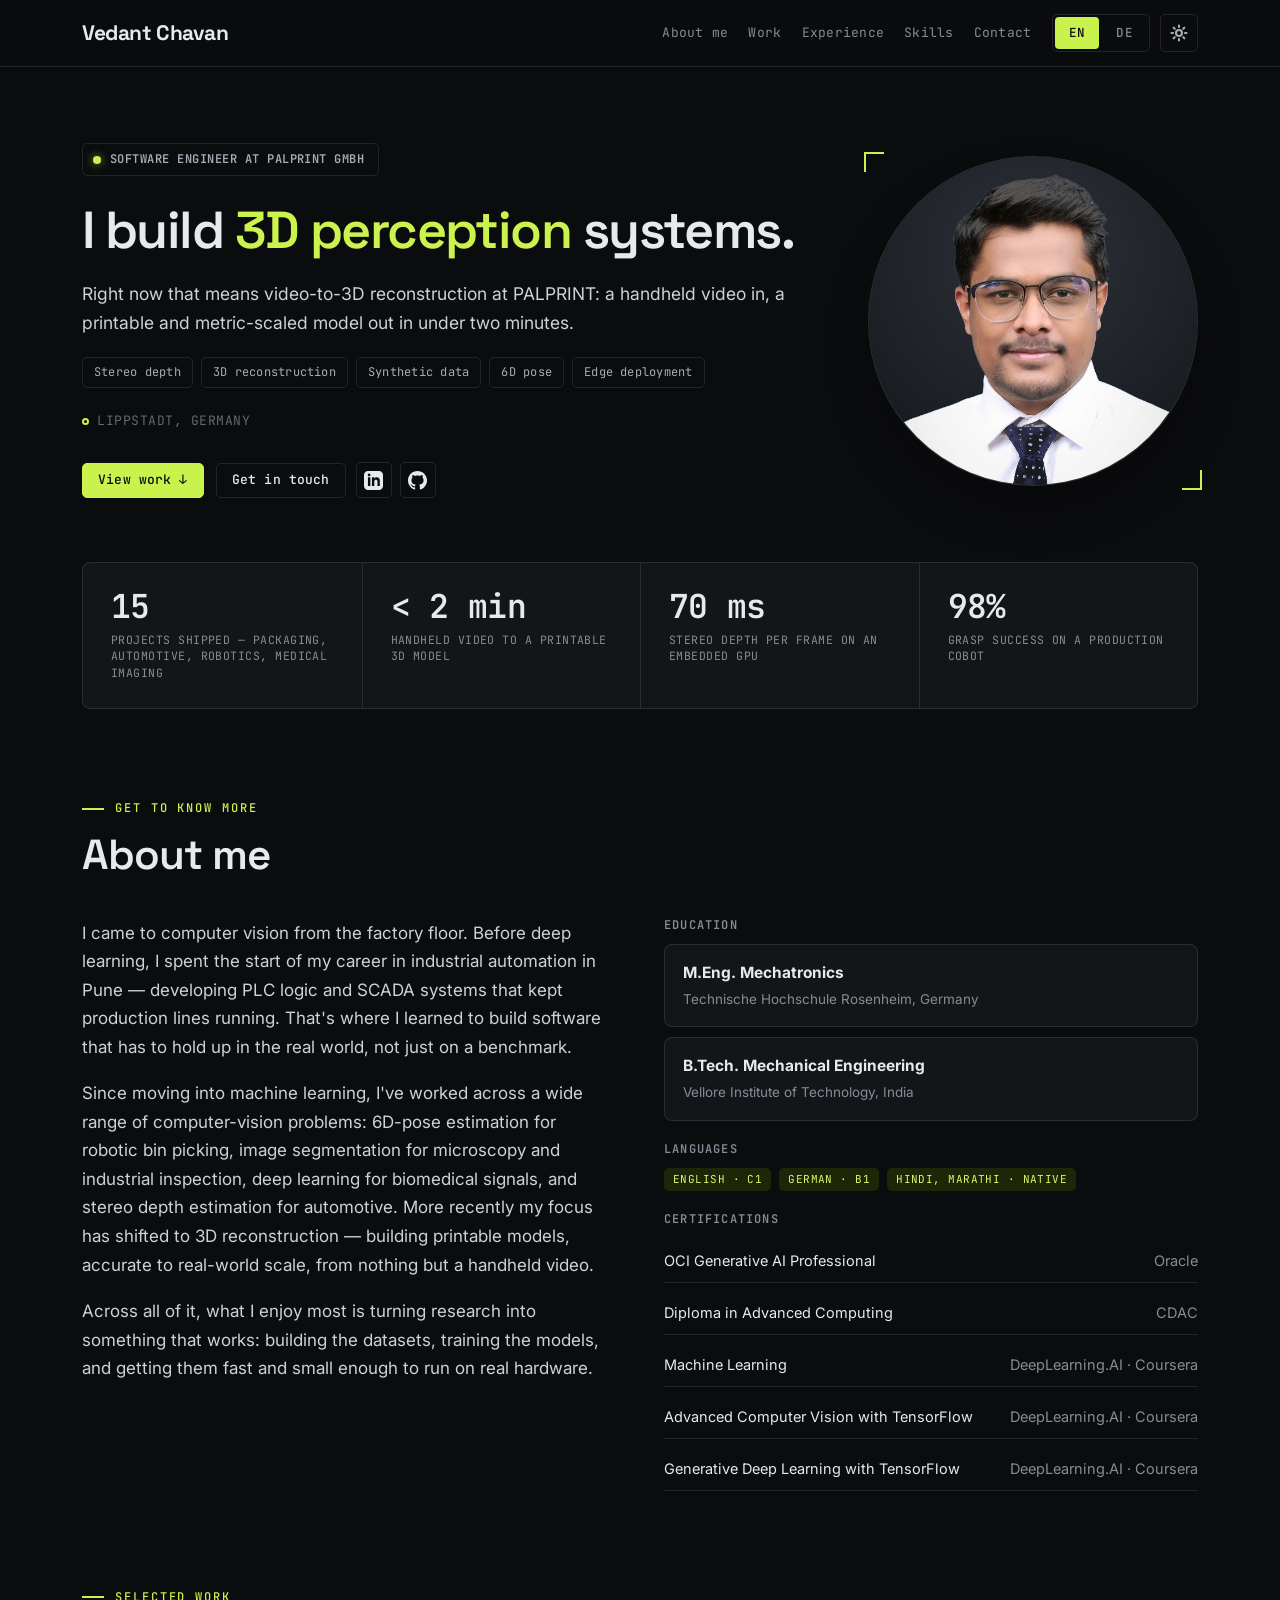
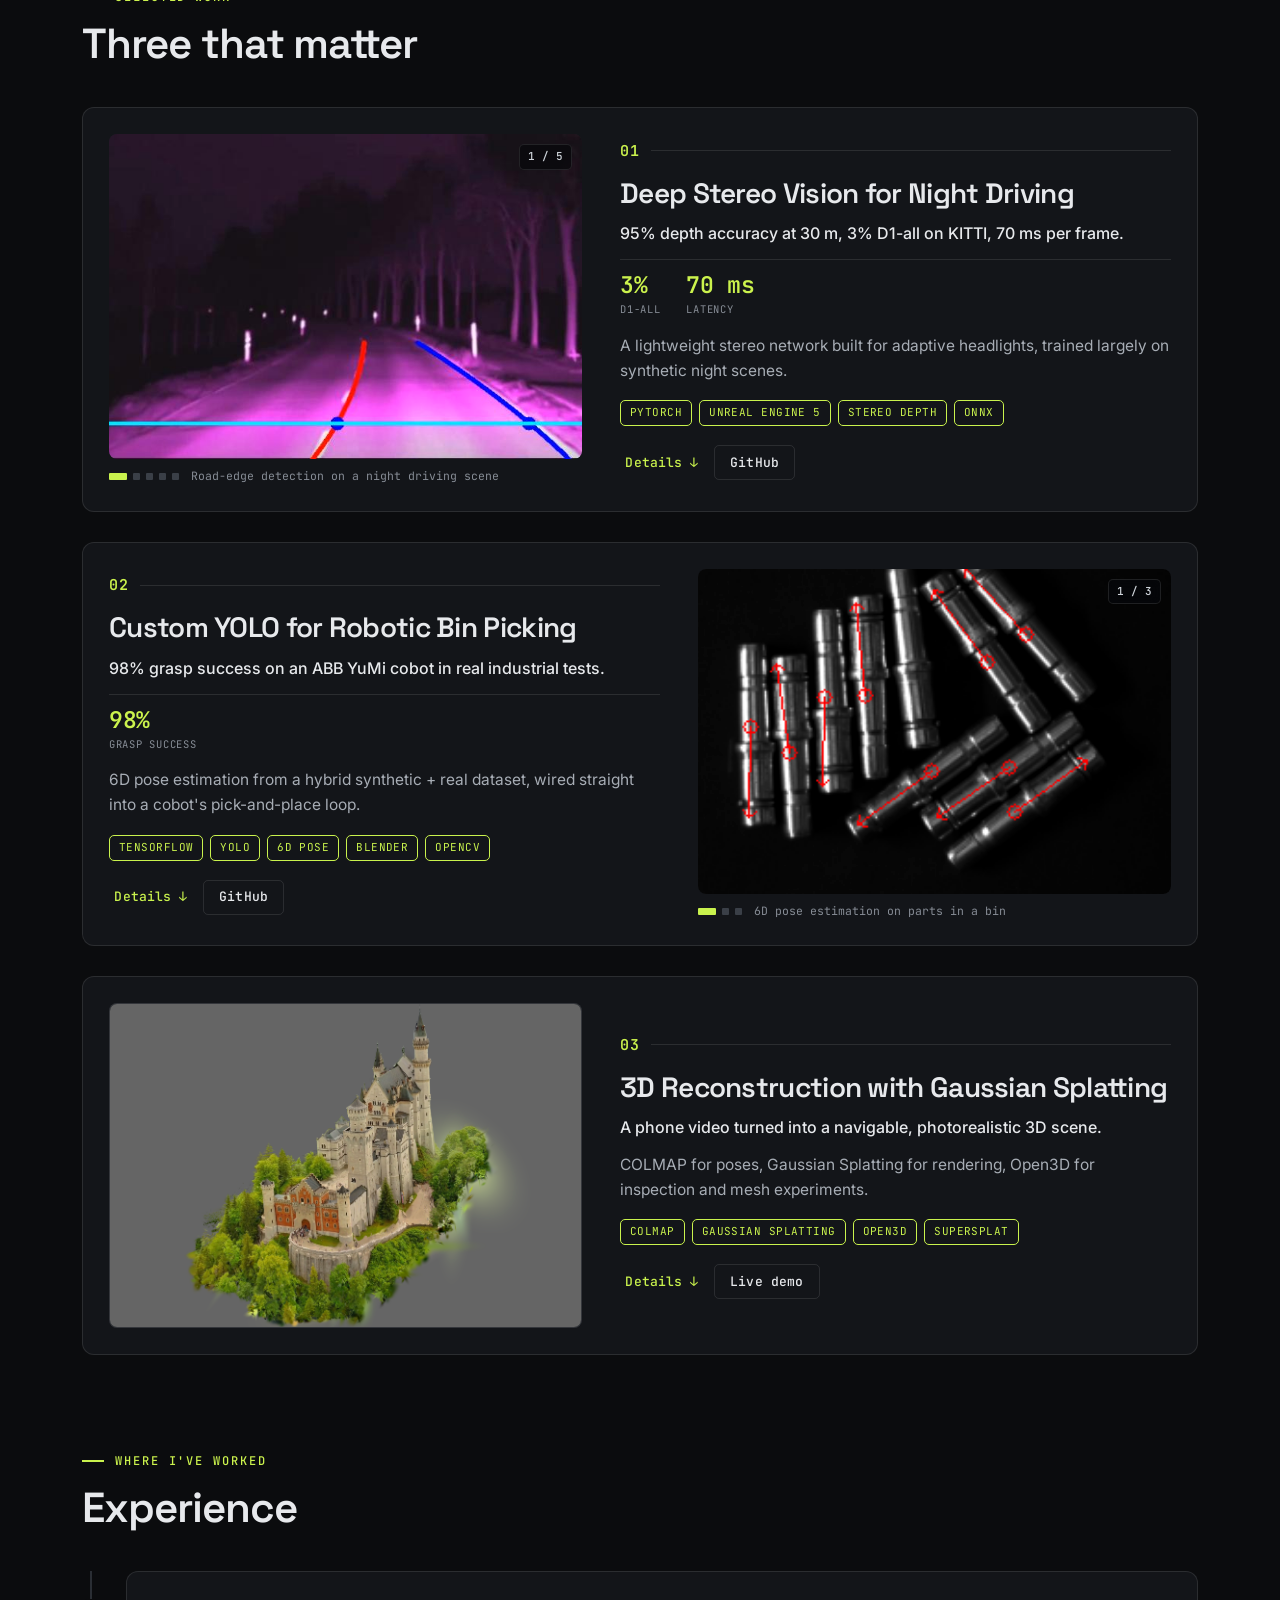
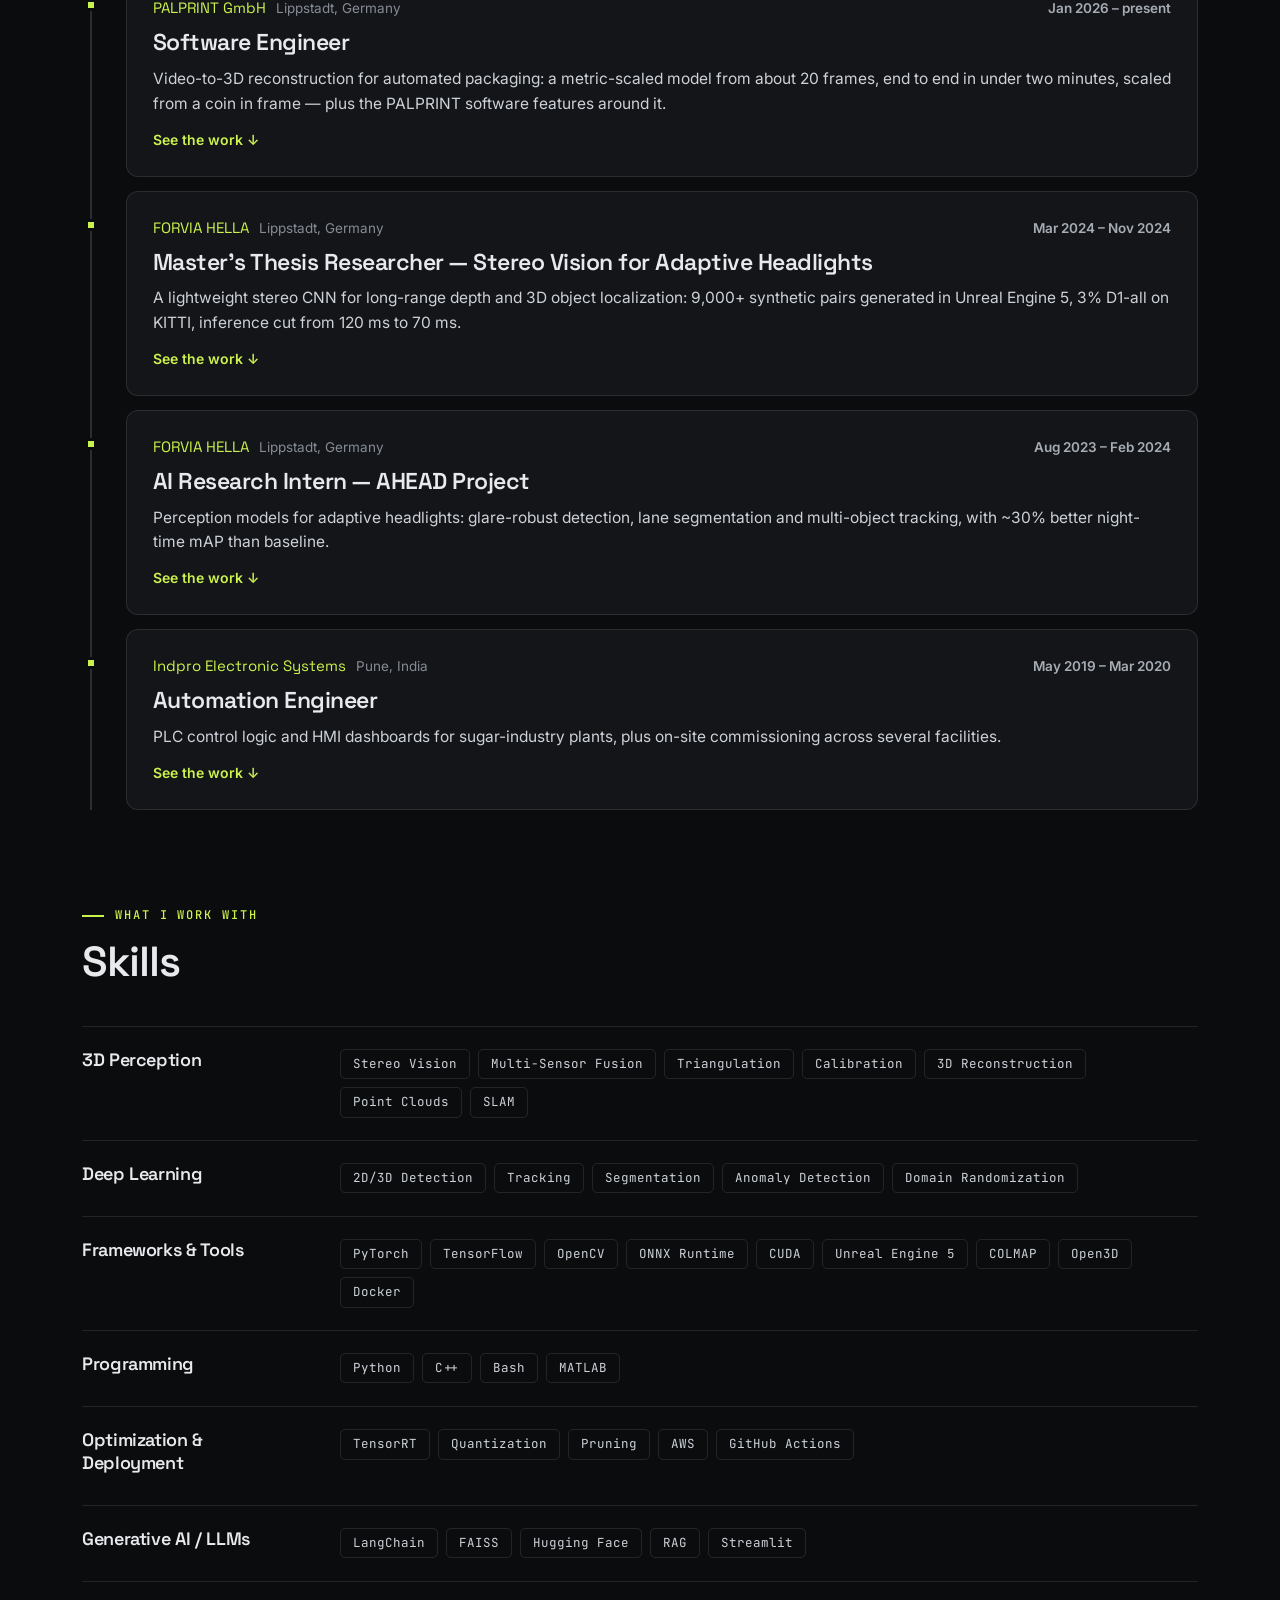
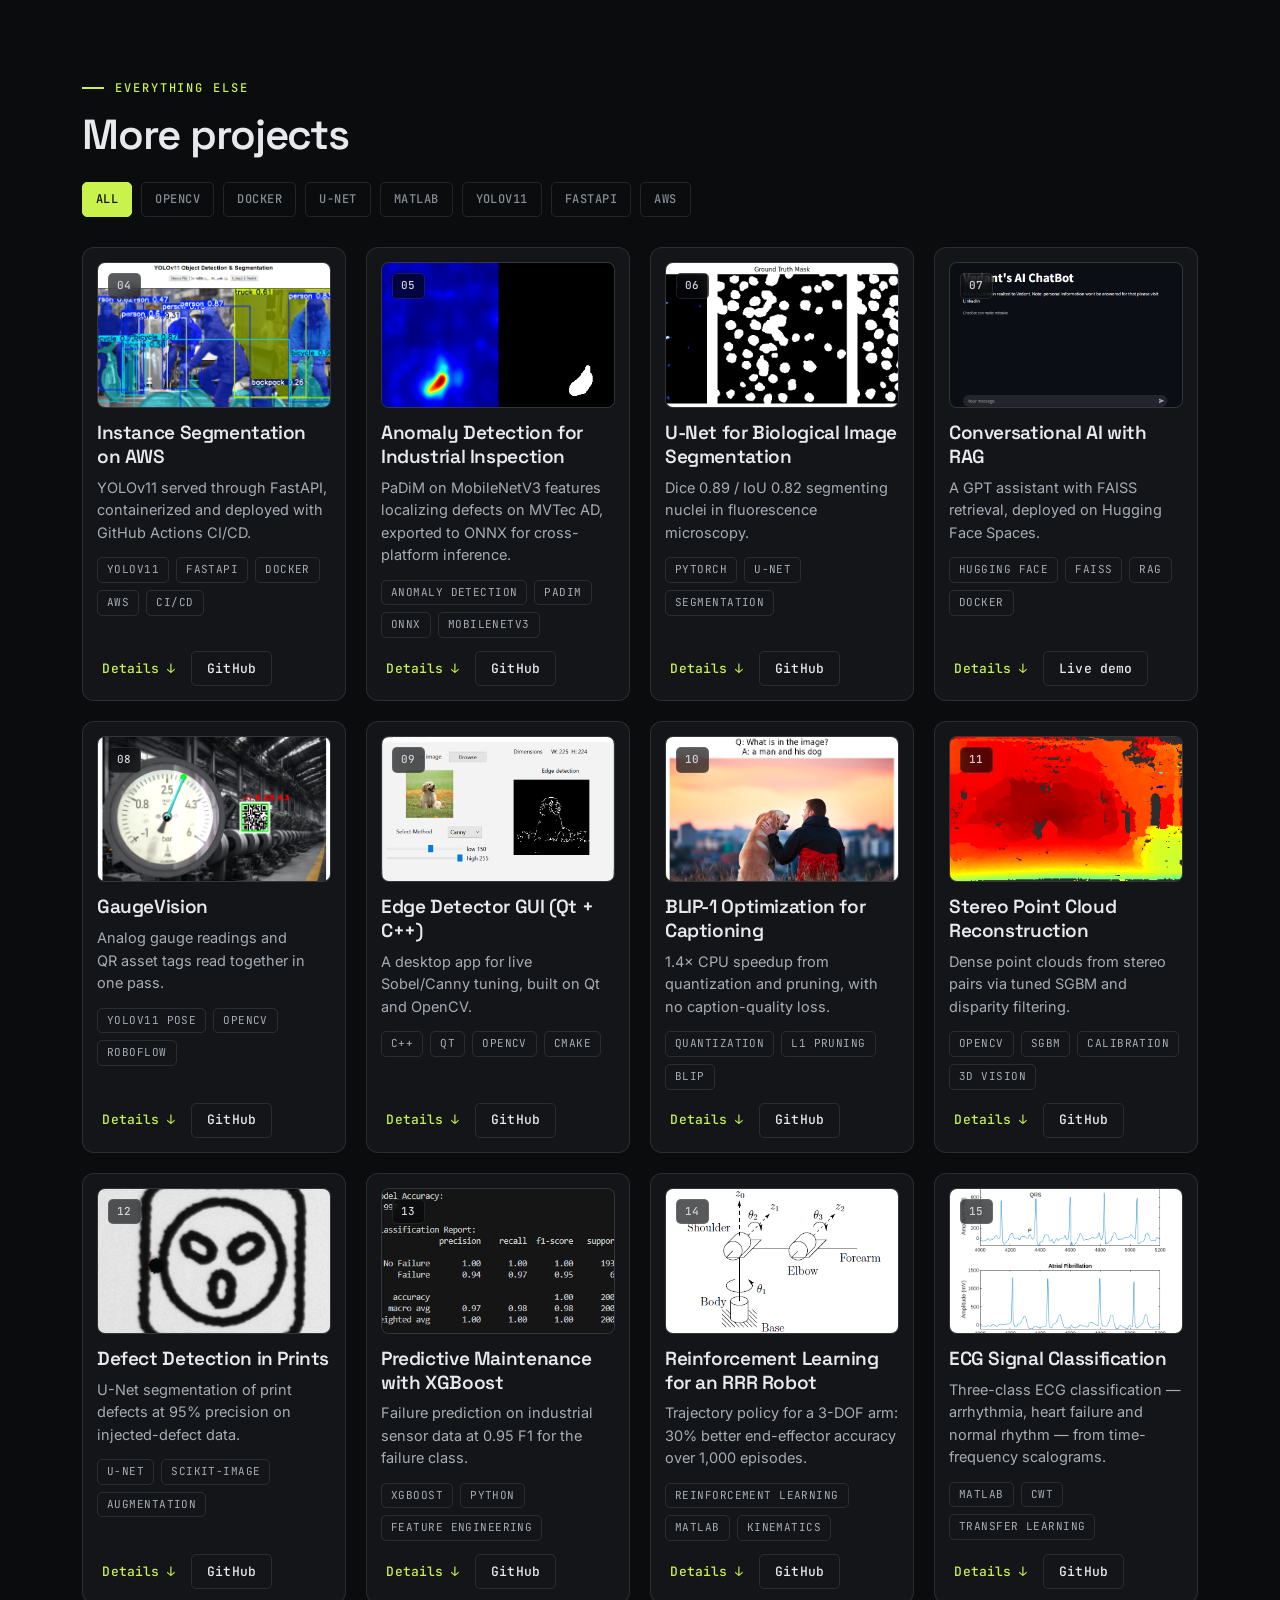
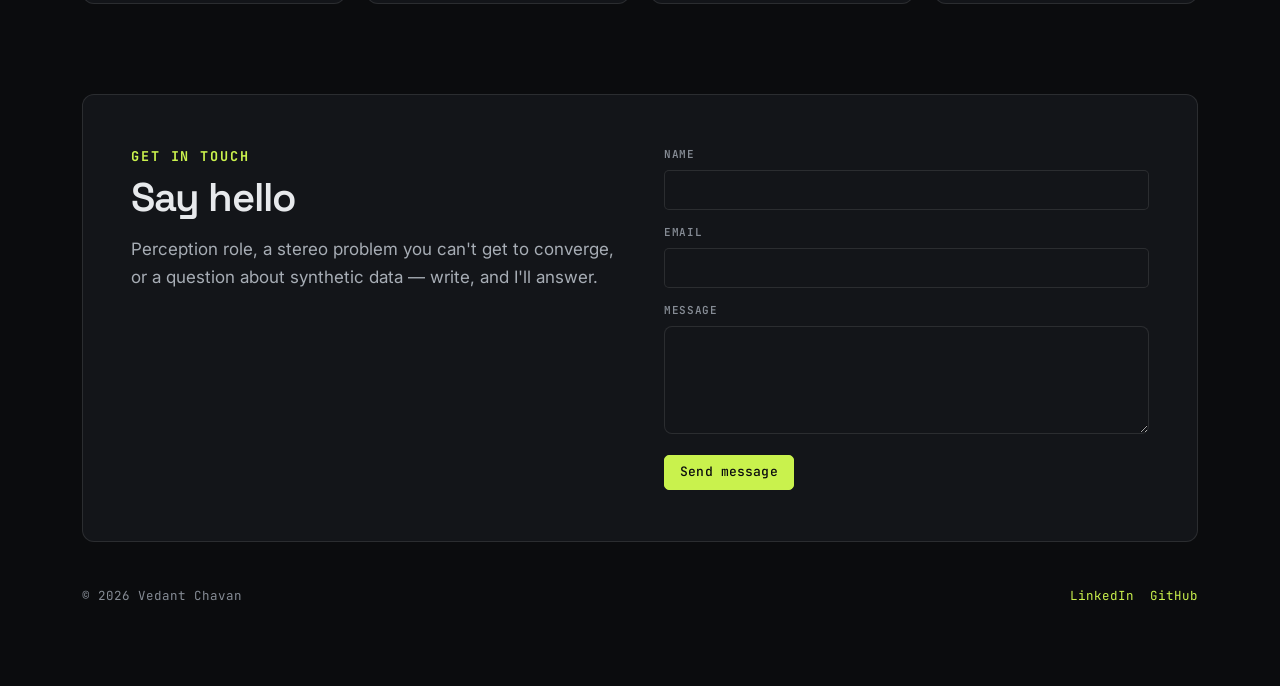
<file: index.html>
<!DOCTYPE html>
<html lang="en" data-theme="dark">
<head>
<meta charset="utf-8">
<meta name="viewport" content="width=device-width, initial-scale=1">
<title>Vedant Chavan — 3D perception & computer vision</title>
<meta name="description" content="Vedant Chavan builds 3D perception systems: video-to-3D reconstruction at PALPRINT, stereo depth and detection for adaptive headlights at FORVIA HELLA.">
<link rel="stylesheet" href="css/organic.css">
<style>
  *{ box-sizing: border-box; }
  html { scroll-behavior: smooth; overflow-x: hidden; }
  body { margin: 0; background: var(--color-bg); color: var(--color-text); font-family: var(--font-body); }
  a { color: var(--color-accent-700); text-decoration: none; }
  a:hover { color: var(--color-accent-800); }
  :focus-visible { outline: 2px solid var(--color-accent); outline-offset: 2px; }
  p { text-wrap: pretty; }
  img { max-width: 100%; }

  /* Dark theme (default) — cool near-black base, off-white text, one signal-lime
     accent. Neutral + accent ramps reverse, so every 100→900 reference flips with it. */
  [data-theme="dark"] {
    --color-bg: #0b0c0e;
    --color-surface: #131519;
    --color-text: #e7e9ec;
    --color-accent: #c9f24d;      /* bright signal lime — dark text sits on it */
    --color-accent-2: #7d827d;
    --color-divider: color-mix(in srgb, #e7e9ec 11%, transparent);

    --color-neutral-100: #17191d;
    --color-neutral-200: #1f2227;
    --color-neutral-300: #2a2e34;
    --color-neutral-400: #3a3f47;
    --color-neutral-500: #626871;
    --color-neutral-600: #868c95;
    --color-neutral-700: #a7adb5;
    --color-neutral-800: #cdd2d8;
    --color-neutral-900: #e7e9ec;

    --color-accent-100: #1e2607;
    --color-accent-200: #2c3a0a;
    --color-accent-300: #43550f;
    --color-accent-400: #6e8a16;
    --color-accent-500: #9bc22b;
    --color-accent-600: #bce63c;
    --color-accent-700: #cbf24d;
    --color-accent-800: #d8f86e;
    --color-accent-900: #e6fb97;

    --color-accent-2-100: #17191d;
    --color-accent-2-200: #1c1f24;
    --color-accent-2-300: #2a2e34;
    --color-accent-2-400: #3a3f47;
    --color-accent-2-500: #626871;
    --color-accent-2-600: #868c95;
    --color-accent-2-700: #a7adb5;
    --color-accent-2-800: #cdd2d8;
    --color-accent-2-900: #e7e9ec;

    --shadow-sm: 0 1px 2px rgba(0, 0, 0, .4);
    --shadow-md: 0 6px 22px rgba(0, 0, 0, .45);
    --shadow-lg: 0 20px 48px rgba(0, 0, 0, .55);
  }
  [data-theme="dark"] .washed { filter: saturate(1.02) contrast(1.03); }

  .navlink { font-family: var(--font-mono); font-size: 13px; font-weight: 400; letter-spacing: .02em; color: var(--color-neutral-600); transition: color .15s; }
  .navlink:hover { color: var(--color-accent-700); }
  #themeBtn { cursor: pointer; width: 38px; height: 38px; display: grid; place-items: center; border-radius: var(--radius-sm); border: 1px solid var(--color-divider); background: transparent; color: var(--color-neutral-700); transition: border-color .15s, color .15s; }
  #themeBtn:hover { border-color: var(--color-accent); color: var(--color-accent); }
  .sec { max-width: 1180px; margin: 0 auto; padding: 0 clamp(18px, 4vw, 32px) 90px; }
  .kicker { display: inline-flex; align-items: center; gap: 11px; font-family: var(--font-mono); font-size: 12px; font-weight: 500; letter-spacing: .16em; text-transform: uppercase; color: var(--color-accent-700); margin: 0 0 14px; }
  .kicker::before { content: ''; width: 22px; height: 2px; background: var(--color-accent); flex: none; }
  .proofv { font-family: var(--font-mono); font-weight: 600; font-size: 33px; color: var(--color-text); line-height: 1.05; letter-spacing: -.02em; }
  .proofl { font-family: var(--font-mono); font-size: 11.5px; letter-spacing: .04em; text-transform: uppercase; color: var(--color-neutral-600); margin-top: 8px; line-height: 1.45; }
  .h2 { font-family: var(--font-heading); font-weight: 600; letter-spacing: -.025em; font-size: clamp(28px, 4.4vw, 42px); margin: 0 0 40px; }
  .shot { border-radius: var(--radius-md); overflow: hidden; background: var(--color-neutral-200); border: 1px solid var(--color-divider); }
  .tag { white-space: nowrap; }
  .btn { white-space: nowrap; }

  /* featured project cards */
  .fcard { display: flex; flex-direction: row; flex-wrap: wrap; gap: clamp(22px, 3vw, 40px); align-items: center; padding: clamp(18px, 2.4vw, 26px); border-radius: var(--radius-lg); }
  .fmedia { flex: 1 1 300px; min-width: 0; }
  .fbody { flex: 1.28 1 330px; min-width: 0; }
  .fidx { display: flex; align-items: center; gap: 12px; margin-bottom: 14px; }
  .fidxn { font-family: var(--font-mono); font-weight: 600; font-size: 15px; letter-spacing: .04em; color: var(--color-accent-700); }
  .fidx::after { content: ''; flex: 1; height: 1px; background: var(--color-divider); }
  .ftitle { font-family: var(--font-heading); font-weight: 600; font-size: clamp(21px, 2.3vw, 28px); line-height: 1.15; margin: 0 0 12px; letter-spacing: -.025em; }
  .fout { font-family: var(--font-body); font-size: 16px; line-height: 1.5; color: var(--color-neutral-900); font-weight: 500; margin: 0 0 14px; }
  /* spec readout — pulls the headline metrics out for scanning */
  .fstats { display: flex; flex-wrap: wrap; gap: 26px; margin: 0 0 16px; padding-top: 14px; border-top: 1px solid var(--color-divider); }
  .fstat { display: flex; flex-direction: column; gap: 4px; }
  .fstatv { font-family: var(--font-mono); font-weight: 600; font-size: 23px; line-height: 1; letter-spacing: -.02em; color: var(--color-accent-700); }
  .fstatl { font-family: var(--font-mono); font-size: 10.5px; letter-spacing: .07em; text-transform: uppercase; color: var(--color-neutral-600); }
  .fblurb { font-size: 15.5px; line-height: 1.6; color: var(--color-neutral-700); margin: 0 0 17px; }
  .ftags { display: flex; flex-wrap: wrap; gap: 7px; margin-bottom: 19px; }
  .factions { display: flex; flex-wrap: wrap; gap: 10px; }
  .fpanel { flex: 1 1 100%; min-width: 0; }
  /* alternating rhythm — even featured cards put media on the right */
  #featured .fcard:nth-child(even) .fbody  { order: 1; }
  #featured .fcard:nth-child(even) .fmedia { order: 2; }
  #featured .fcard:nth-child(even) .fpanel { order: 3; }

  /* grid project cards — index badge + hover overlay */
  .pshot { position: relative; }
  .pidx { position: absolute; top: 10px; left: 10px; z-index: 2; font-family: var(--font-mono); font-size: 11px; font-weight: 500; letter-spacing: .04em; padding: 3px 8px; border-radius: var(--radius-sm); background: color-mix(in srgb, var(--color-bg) 68%, transparent); color: var(--color-neutral-800); border: 1px solid var(--color-divider); backdrop-filter: blur(6px); }
  .poverlay { position: absolute; inset: 0; z-index: 3; display: flex; align-items: flex-end; padding: 12px; text-decoration: none; opacity: 0; pointer-events: none; transition: opacity .25s ease; background: linear-gradient(to top, color-mix(in srgb, var(--color-bg) 84%, transparent), transparent 58%); }
  .pcard:hover .poverlay, .pcard:focus-within .poverlay { opacity: 1; pointer-events: auto; }
  .poverlay span { font-family: var(--font-mono); font-size: 12px; font-weight: 500; padding: 7px 13px; border-radius: var(--radius-sm); background: var(--color-accent); color: var(--color-bg); transform: translateY(6px); transition: transform .25s ease; }
  .pcard:hover .poverlay span, .pcard:focus-within .poverlay span { transform: none; }
  .ptitle { font-family: var(--font-heading); font-weight: 600; font-size: 19px; line-height: 1.25; letter-spacing: -.02em; margin: 0 0 8px; transition: color .2s ease; }
  .pcard:hover .ptitle { color: var(--color-accent-700); }
  .pout { font-size: 14.5px; line-height: 1.55; color: var(--color-neutral-700); margin: 0; }
  .pcard .ptags { display: flex; flex-wrap: wrap; gap: 7px; }

  /* skills — editorial rows instead of a wall of coloured pills */
  .sklist { display: flex; flex-direction: column; }
  .skrow { display: grid; grid-template-columns: minmax(150px, 220px) 1fr; gap: clamp(16px, 3vw, 44px); padding: 22px 0; border-top: 1px solid var(--color-divider); align-items: start; }
  .skrow:last-child { border-bottom: 1px solid var(--color-divider); }
  @media (max-width: 720px) { .skrow { grid-template-columns: 1fr; gap: 12px; padding: 18px 0; } }
  .skname { font-family: var(--font-heading); font-weight: 600; font-size: 18px; letter-spacing: -.02em; line-height: 1.25; color: var(--color-text); }
  .skcount { display: block; font-family: var(--font-mono); font-size: 11px; font-weight: 400; color: var(--color-neutral-500); margin-top: 5px; }
  .skchips { display: flex; flex-wrap: wrap; gap: 8px; }
  .skchip { font-family: var(--font-mono); font-size: 12.5px; font-weight: 400; line-height: 1; padding: 8px 12px; border-radius: var(--radius-sm); background: transparent; color: var(--color-neutral-800); border: 1px solid var(--color-divider); white-space: nowrap; transition: color .15s, border-color .15s; }
  .skchip:hover { color: var(--color-accent-700); border-color: var(--color-accent); }

  /* ---------- phone ---------- */
  @media (max-width: 700px) {
    .hdrwrap { padding: 9px 15px !important; gap: 6px 10px !important; }
    .hdrbrand { font-size: 18px !important; flex: none; }
    .hdrtools { margin-left: auto; flex: none; gap: 7px !important; }
    #btnEn, #btnDe { padding: 6px 12px !important; font-size: 13px !important; }
    #themeBtn { width: 33px !important; height: 33px !important; }
    #nav { order: 3; width: 100%; margin-left: 0 !important; flex-wrap: nowrap !important; overflow-x: auto; gap: 18px !important; padding: 2px 0 1px; scrollbar-width: none; -ms-overflow-style: none; }
    #nav::-webkit-scrollbar { display: none; }
    #nav a { flex: none; }

    .hero { padding-top: 26px !important; gap: 22px !important; }
    .hero { flex-direction: column; align-items: center; text-align: center; }
    .herotext { width: 100%; flex: none !important; display: flex; flex-direction: column; align-items: center; }
    .heroPhoto { order: -1; width: 100%; max-width: 170px !important; flex: none !important; align-self: center; }
    .herobadge { margin-bottom: 18px !important; font-size: 13px !important; }
    #headline { max-width: 18ch; }
    #positioning, #roleline { margin-left: auto; margin-right: auto; }
    #roleline { margin-bottom: 22px !important; }
    #heroActions { justify-content: center; }
    .heroPhoto + * { min-width: 0; }
    #headline { font-size: 31px !important; margin-bottom: 16px !important; }
    #positioning { font-size: 16.5px !important; }
    #heroActions { gap: 10px !important; }

    #timeline { padding-left: 20px !important; margin-left: 3px !important; }
    #timeline > div > span:first-child { left: -28px !important; width: 12px !important; height: 12px !important; top: 24px !important; }

    .dp { padding: 16px 17px; }
    .dl li { font-size: 14.5px; }
    .fcard { gap: 18px !important; }
    .exbody { gap: 18px; padding-top: 18px; }
    .sec { padding-bottom: 62px !important; }
    .h2 { margin-bottom: 26px !important; }
    .ssfoot { flex-wrap: wrap; gap: 6px 10px; }
    .sscap { font-size: 12px; }
    .certrow { flex-direction: column; gap: 2px !important; }
    .certrow span:last-child { white-space: normal !important; }
    .exdate { margin-left: 0 !important; width: 100%; order: -1; color: var(--color-neutral-600) !important; }
    #timeline .card { padding: 20px 18px !important; }
  }
  @media (min-width: 481px) and (max-width: 700px) {
    .heroPhoto { max-width: 210px !important; }
    #headline { font-size: 36px !important; }
  }
  @media (max-width: 420px) {
    .heroPhoto { max-width: 145px !important; }
    #headline { font-size: 29px !important; }
    .skchip { font-size: 13.5px; padding: 7px 12px; }
  }

  /* expanded detail panel */
  .dp { padding: 20px 22px; background: var(--color-bg); border: 1px solid var(--color-divider); border-radius: var(--radius-md); animation: dpin .26s ease both; }
  .dp.dpc { padding: 15px 16px; }
  @keyframes dpin { from { opacity: 0; transform: translateY(-5px); } to { opacity: 1; transform: none; } }
  .dmet { display: flex; flex-wrap: wrap; gap: 26px; padding-bottom: 15px; margin-bottom: 16px; border-bottom: 1px solid var(--color-divider); }
  .dmetv { font-family: var(--font-mono); font-weight: 600; font-size: 25px; line-height: 1.05; letter-spacing: -.02em; color: var(--color-accent-700); }
  .dmetl { font-family: var(--font-mono); font-size: 11px; letter-spacing: .04em; text-transform: uppercase; color: var(--color-neutral-600); margin-top: 5px; }
  .dl { list-style: none; margin: 0; padding: 0; display: flex; flex-direction: column; gap: 11px; }
  .dl li { display: grid; grid-template-columns: 8px 1fr; gap: 12px; align-items: start; font-size: 15px; line-height: 1.58; color: var(--color-neutral-800); }
  .dpc .dl li { font-size: 14px; line-height: 1.52; gap: 10px; }
  .dl li::before { content: ''; width: 6px; height: 6px; margin-top: 9px; border-radius: 1px; background: var(--color-accent); }
  .dpc .dl li::before { margin-top: 8px; }
  .dstack { display: flex; flex-wrap: wrap; align-items: center; gap: 8px; margin-top: 18px; padding-top: 15px; border-top: 1px solid var(--color-divider); }
  .dstackl { font-family: var(--font-mono); font-size: 11px; font-weight: 500; letter-spacing: .1em; text-transform: uppercase; color: var(--color-neutral-500); margin-right: 2px; }
  .exbody { margin-top: 20px; padding-top: 22px; border-top: 1px solid var(--color-divider); display: grid; grid-template-columns: repeat(auto-fit, minmax(min(100%, 300px), 1fr)); gap: 24px; align-items: start; }
  .shot img { width: 100%; height: 100%; object-fit: cover; display: block; }

  .ss { position: relative; overflow: hidden; border-radius: var(--radius-md); background: var(--color-neutral-200); }
  .ss img { position: absolute; inset: 0; width: 100%; height: 100%; object-fit: cover; display: block; transition: opacity .4s ease; }
  .ssbtn { position: absolute; top: 50%; transform: translateY(-50%); width: 34px; height: 34px; display: grid; place-items: center; cursor: pointer; border: 1px solid var(--color-divider); border-radius: var(--radius-sm); background: color-mix(in srgb, var(--color-bg) 72%, transparent); color: var(--color-text); backdrop-filter: blur(6px); font-size: 14px; line-height: 1; opacity: 0; transition: opacity .2s, background .15s, color .15s; }
  .ss:hover .ssbtn, .ss:focus-within .ssbtn { opacity: 1; }
  @media (hover: none) { .ssbtn { opacity: 1; } }
  .ssbtn:hover { background: var(--color-accent); color: var(--color-bg); border-color: var(--color-accent); }
  .ssprev { left: 10px; } .ssnext { right: 10px; }
  .sscount { position: absolute; top: 10px; right: 10px; padding: 3px 8px; border-radius: var(--radius-sm); font-family: var(--font-mono); font-size: 11px; font-weight: 500; background: color-mix(in srgb, var(--color-bg) 72%, transparent); color: var(--color-neutral-800); backdrop-filter: blur(6px); border: 1px solid var(--color-divider); }
  .ssfoot { display: flex; align-items: center; gap: 12px; margin-top: 9px; }
  .ssdots { display: flex; gap: 6px; flex: none; }
  .ssdot { width: 7px; height: 7px; padding: 0; border: none; border-radius: 1px; cursor: pointer; background: var(--color-neutral-400); transition: background .15s, width .15s; }
  .ssdot[aria-current="true"] { background: var(--color-accent); width: 18px; }
  .sscap { font-family: var(--font-mono); font-size: 11.5px; line-height: 1.45; color: var(--color-neutral-600); min-width: 0; }

  /* ── Instrument overrides ─────────────────────────────────────────────── */
  /* Force the grotesque semibold on headings whose inline styles still ask for 400. */
  #headline, .h2, .ftitle, .card-title, .dialog-title, .skname,
  #timeline h3, #about .side-h, #contact h2 { font-weight: 600 !important; }
  #headline { letter-spacing: -.03em !important; }

  /* Brand + nav */
  .hdrbrand { font-weight: 700 !important; letter-spacing: -.02em !important; }

  /* Faint blueprint grid behind the hero only — reads "instrument", stays subtle. */
  .hero { position: relative; }
  .hero::before {
    content: ''; position: absolute; inset: -40px 0 0; z-index: -1; pointer-events: none;
    background-image:
      linear-gradient(var(--color-divider) 1px, transparent 1px),
      linear-gradient(90deg, var(--color-divider) 1px, transparent 1px);
    background-size: 56px 56px;
    -webkit-mask-image: radial-gradient(120% 90% at 70% 0%, #000 0%, transparent 70%);
    mask-image: radial-gradient(120% 90% at 70% 0%, #000 0%, transparent 70%);
    opacity: .5;
  }

  /* Availability badge → bordered mono chip */
  .herobadge {
    background: transparent !important; border: 1px solid var(--color-divider);
    color: var(--color-neutral-700) !important; border-radius: var(--radius-sm) !important;
  }
  #available { font-family: var(--font-mono); font-size: 12px; letter-spacing: .04em; text-transform: uppercase; }

  /* Headline — one keyword in the signal colour */
  #headline .hl { color: var(--color-accent-700); }

  /* Focus / specialisation chips */
  #focus .fchip {
    font-family: var(--font-mono); font-size: 12px; letter-spacing: .02em;
    color: var(--color-neutral-700); padding: 5px 11px; border-radius: var(--radius-sm);
    border: 1px solid var(--color-divider); background: transparent;
    transition: color .15s, border-color .15s;
  }
  #focus .fchip:hover { color: var(--color-accent-700); border-color: var(--color-accent); }

  /* Positioning + role lines */
  #positioning { color: var(--color-neutral-800) !important; }
  #roleline { display: inline-flex; align-items: center; gap: 8px; font-family: var(--font-mono); font-size: 13px !important; letter-spacing: .04em; text-transform: uppercase; color: var(--color-neutral-500) !important; }
  #roleline::before { content: ''; width: 7px; height: 7px; border-radius: 999px; border: 2px solid var(--color-accent); flex: none; }

  /* Hero photo → clean circular portrait. The disc gradient is the photo's OWN
     background (shows through the cut-out's transparent areas), and the circle keeps
     a crisp edge all the way round — the figure is clipped, never spilling or smudging. */
  .heroPhoto { max-width: 330px !important; }
  .heroPhoto > div:first-child { display: none !important; }
  /* The portrait is baked onto a fixed dark studio backdrop (portrait-framed.jpg),
     so it's fully opaque — colours never shift with the theme. This just frames it. */
  #photo {
    background: #16181c;
    border: 1px solid var(--color-divider);
    box-shadow: 0 26px 58px -20px rgba(0, 0, 0, .45);
  }
  #photo img { object-position: center 18%; }
  .anim #photo { animation: aDisc 4s ease-in-out infinite; }
  @keyframes aDisc {
    0%, 100% { box-shadow: 0 26px 58px -20px rgba(0,0,0,.45), 0 0 0 0 color-mix(in srgb, var(--color-accent) 26%, transparent); }
    50% { box-shadow: 0 26px 58px -20px rgba(0,0,0,.45), 0 0 28px 1px color-mix(in srgb, var(--color-accent) 15%, transparent); }
  }
  #photo::after { display: none !important; }
  /* HUD corner brackets frame the whole viewfinder */
  .heroPhoto::before, .heroPhoto::after {
    content: ''; position: absolute; width: 22px; height: 22px; z-index: 3; pointer-events: none;
    border: 2px solid var(--color-accent);
  }
  .heroPhoto::before { top: -4px; left: -4px; border-right: 0; border-bottom: 0; }
  .heroPhoto::after { bottom: -4px; right: -4px; border-left: 0; border-top: 0; }

  /* Stat band → gridded instrument panel with hairline cells */
  #proof {
    background: var(--color-surface) !important; border: 1px solid var(--color-divider);
    border-radius: var(--radius-md) !important; gap: 0 !important;
    padding: 0 !important; overflow: hidden;
  }
  #proof > div { padding: clamp(20px, 3vw, 26px) clamp(18px, 2.6vw, 28px); border-left: 1px solid var(--color-divider); }
  #proof > div:first-child { border-left: 0; }
  @media (max-width: 640px) { #proof > div:nth-child(odd) { border-left: 0; } #proof > div { border-top: 1px solid var(--color-divider); } #proof > div:nth-child(-n+2) { border-top: 0; } }

  /* Timeline: thinner rail, squared lime node */
  #timeline > div > span:first-child { border-radius: 2px !important; width: 12px !important; height: 12px !important; background: var(--color-accent) !important; left: -41px !important; top: 28px !important; }

  /* Contact CTA → bordered panel rather than a tinted block */
  #contact > div { border: 1px solid var(--color-divider); background: var(--color-surface) !important; }
  #contact [data-k="contact-kicker"] { font-family: var(--font-mono) !important; letter-spacing: .14em !important; color: var(--color-accent-700) !important; }
  #contact [data-k="contact-title"] { font-weight: 600 !important; letter-spacing: -.025em; }
  #contactBlurb { color: var(--color-neutral-700) !important; }
  #contactForm span[data-k] { font-family: var(--font-mono); font-size: 11px !important; letter-spacing: .06em; text-transform: uppercase; color: var(--color-neutral-600) !important; }

  /* Footer + section side-labels in mono */
  footer { font-family: var(--font-mono); font-size: 12.5px !important; }
  #about .side-h { font-family: var(--font-mono) !important; font-size: 12px !important; letter-spacing: .1em; text-transform: uppercase; color: var(--color-neutral-600) !important; }

  /* EN/DE toggle wrapper → boxy, and the live-dot goes signal-lime */
  .hdrtools > div { background: transparent !important; border-radius: var(--radius-sm) !important; padding: 2px !important; }
  #btnEn, #btnDe { border-radius: 4px !important; }
  .herobadge > span:first-child { background: var(--color-accent) !important; box-shadow: 0 0 8px color-mix(in srgb, var(--color-accent) 60%, transparent); }

  /* ══ Motion layer ═══════════════════════════════════════════════════════
     Reveals are anchored on persistent elements (sections + mount containers),
     never on re-rendered cards, so theme/language/filter changes don't replay. */

  /* Hero entrance — staggered up-fade, photo scales in */
  .anim .hero .herobadge   { animation: aUp .7s .05s both cubic-bezier(.2,.75,.25,1); }
  .anim .hero #headline    { animation: aUp .8s .16s both cubic-bezier(.2,.75,.25,1); }
  .anim .hero #positioning { animation: aUp .8s .30s both cubic-bezier(.2,.75,.25,1); }
  .anim .hero #focus       { animation: aUp .8s .38s both cubic-bezier(.2,.75,.25,1); }
  .anim .hero #roleline    { animation: aUp .8s .46s both cubic-bezier(.2,.75,.25,1); }
  .anim .hero #heroActions { animation: aUp .8s .54s both cubic-bezier(.2,.75,.25,1); }
  .anim .hero .heroPhoto   { animation: aPhoto 1s .28s both cubic-bezier(.2,.75,.25,1); }
  @keyframes aUp { from { opacity: 0; transform: translateY(24px); } to { opacity: 1; transform: none; } }
  @keyframes aPhoto { from { opacity: 0; transform: scale(.94); } to { opacity: 1; transform: none; } }

  /* Profile photo HUD — corner brackets draw in, then a repeating lime scan sweep */
  .anim .heroPhoto::before, .anim .heroPhoto::after { animation: aBracket .55s .95s both; }
  @keyframes aBracket { from { width: 0; height: 0; opacity: 0; } to { width: 20px; height: 20px; opacity: 1; } }
  #photo::after {
    content: ''; position: absolute; left: 0; right: 0; top: -15%; height: 34%; z-index: 3; pointer-events: none;
    background: linear-gradient(to bottom, rgba(201, 242, 77, .22), transparent 72%);
    border-top: 1.5px solid #c9f24d; opacity: 0;
  }
  .anim #photo::after { animation: aScan 5s 1.5s cubic-bezier(.45,0,.4,1) infinite; }
  @keyframes aScan {
    0% { top: -18%; opacity: 0; } 7% { opacity: .8; } 46% { opacity: .8; }
    54% { top: 108%; opacity: 0; } 100% { top: 108%; opacity: 0; }
  }

  /* Availability dot — pulsing signal ring */
  .anim .herobadge > span:first-child { animation: aPulse 2.2s ease-out infinite; }
  @keyframes aPulse {
    0% { box-shadow: 0 0 0 0 color-mix(in srgb, var(--color-accent) 55%, transparent); }
    70% { box-shadow: 0 0 0 8px color-mix(in srgb, var(--color-accent) 0%, transparent); }
    100% { box-shadow: 0 0 0 0 color-mix(in srgb, var(--color-accent) 0%, transparent); }
  }

  /* Scroll reveal — section intros (kicker + title) */
  .anim .reveal > .kicker, .anim .reveal > .h2 { opacity: 0; transform: translateY(16px); transition: opacity .6s ease, transform .6s ease; }
  .anim .reveal.in > .kicker { opacity: 1; transform: none; }
  .anim .reveal.in > .h2 { opacity: 1; transform: none; transition-delay: .08s; }

  /* Scroll reveal — staggered children of persistent containers */
  .anim .stagger > * { opacity: 0; transform: translateY(22px); transition: opacity .6s cubic-bezier(.2,.7,.2,1), transform .6s cubic-bezier(.2,.7,.2,1); }
  .anim .stagger.in > * { opacity: 1; transform: none; }
  .anim .stagger.in > *:nth-child(1) { transition-delay: .04s; }
  .anim .stagger.in > *:nth-child(2) { transition-delay: .10s; }
  .anim .stagger.in > *:nth-child(3) { transition-delay: .16s; }
  .anim .stagger.in > *:nth-child(4) { transition-delay: .22s; }
  .anim .stagger.in > *:nth-child(5) { transition-delay: .28s; }
  .anim .stagger.in > *:nth-child(6) { transition-delay: .34s; }
  .anim .stagger.in > *:nth-child(7) { transition-delay: .40s; }
  .anim .stagger.in > *:nth-child(8) { transition-delay: .46s; }
  .anim .stagger.in > *:nth-child(n+9) { transition-delay: .52s; }

  /* Nav — animated underline + scroll-spy active state */
  .navlink { position: relative; }
  .navlink::after { content: ''; position: absolute; left: 0; right: 0; bottom: -5px; height: 2px; background: var(--color-accent); transform: scaleX(0); transform-origin: left; transition: transform .28s ease; }
  .navlink:hover::after, .navlink.active::after { transform: scaleX(1); }
  .navlink.active { color: var(--color-accent-700); }

  /* Header condenses on scroll */
  header { transition: box-shadow .3s ease, background .3s ease; }
  header.scrolled { box-shadow: var(--shadow-md); }

  /* Card micro-interactions */
  #rest .card, .fcard, #timeline .card, #education .card { transition: transform .25s ease, border-color .25s ease, box-shadow .25s ease; }
  #rest .card:hover, .fcard:hover { transform: translateY(-4px); border-color: color-mix(in srgb, var(--color-accent) 45%, var(--color-divider)); box-shadow: var(--shadow-md); }
  #timeline .card:hover, #education .card:hover { border-color: color-mix(in srgb, var(--color-accent) 40%, var(--color-divider)); }
  .shot img, .ss img { transition: transform .6s cubic-bezier(.2,.7,.2,1), opacity .4s ease; }
  #rest .card:hover .shot img, .fcard:hover .ss img, .fcard:hover .shot img { transform: scale(1.05); }
  .btn-primary { transition: background .15s, border-color .15s, transform .15s ease, box-shadow .2s ease; }
  .btn-primary:hover { transform: translateY(-1px); box-shadow: 0 6px 18px color-mix(in srgb, var(--color-accent) 30%, transparent); }

  @media (prefers-reduced-motion: reduce) {
    .anim .reveal > .kicker, .anim .reveal > .h2, .anim .stagger > * { opacity: 1 !important; transform: none !important; transition: none !important; }
    .anim .hero .herobadge, .anim .hero #headline, .anim .hero #positioning, .anim .hero #focus, .anim .hero #roleline,
    .anim .hero #heroActions, .anim .hero .heroPhoto, .anim .heroPhoto::before, .anim .heroPhoto::after,
    .anim #photo::after, .anim #photo, .anim .herobadge > span:first-child { animation: none !important; }
    #photo::after { display: none !important; }
    .btn-primary:hover, #rest .card:hover, .fcard:hover { transform: none !important; }
  }
</style>
<script>
  /* Enable motion styling before first paint (no reveal flash). Failsafe: if the
     main motion script never runs, force everything visible so nothing is stuck hidden. */
  document.documentElement.classList.add('anim');
  window.addEventListener('load', function () {
    setTimeout(function () {
      if (window.__animOK) return;
      document.querySelectorAll('.reveal, .stagger').forEach(function (el) { el.classList.add('in'); });
    }, 2500);
  });
</script>
</head>
<body>

<div style="background: var(--color-bg); min-height: 100vh; padding-bottom: 80px">

  <header style="position: sticky; top: 0; z-index: 20; background: color-mix(in srgb, var(--color-bg) 88%, transparent); backdrop-filter: blur(10px); border-bottom: 1px solid var(--color-divider)">
    <div class="hdrwrap" style="max-width: 1180px; margin: 0 auto; padding: 14px clamp(18px, 4vw, 32px); display: flex; flex-wrap: wrap; align-items: center; gap: 14px 20px">
      <a class="hdrbrand" href="#top" style="font-family: var(--font-heading); font-size: 21px; color: var(--color-text); letter-spacing: .2px">Vedant Chavan</a>
      <nav id="nav" style="margin-left: auto; display: flex; flex-wrap: wrap; align-items: center; gap: 10px 20px"></nav>
      <div class="hdrtools" style="display: flex; align-items: center; gap: 10px">
        <div style="display: flex; gap: 3px; padding: 3px; background: var(--color-neutral-200); border-radius: 999px; border: 1px solid var(--color-divider)">
          <button data-lang="en" id="btnEn">EN</button>
          <button data-lang="de" id="btnDe">DE</button>
        </div>
        <button id="themeBtn" aria-label="Toggle theme"></button>
      </div>
    </div>
  </header>

  <section id="top" class="hero" style="max-width: 1180px; margin: 0 auto; padding: clamp(44px, 7vw, 76px) clamp(18px, 4vw, 32px) 40px; display: flex; flex-wrap: wrap; gap: clamp(28px, 4vw, 56px); align-items: center">
    <div class="herotext" style="flex: 3 1 330px; min-width: 0">
      <div class="herobadge" style="display: inline-flex; align-items: center; gap: 9px; padding: 6px 14px 6px 10px; border-radius: 999px; background: var(--color-accent-2-200); color: var(--color-accent-2-800); font-size: 13.5px; font-weight: 600; margin-bottom: 26px">
        <span style="width: 8px; height: 8px; border-radius: 999px; background: var(--color-accent-2-600); display: block"></span>
        <span id="available"></span>
      </div>
      <h1 id="headline" style="font-family: var(--font-heading); font-weight: 400; font-size: clamp(32px, 5vw, 52px); line-height: 1.08; margin: 0 0 22px; letter-spacing: -.5px; max-width: 15em"></h1>
      <p id="positioning" style="font-size: 17.5px; line-height: 1.62; color: var(--color-neutral-800); margin: 0 0 20px; max-width: 46em"></p>
      <div id="focus" style="display: flex; flex-wrap: wrap; gap: 8px; margin: 0 0 20px"></div>
      <p id="roleline" style="margin: 0 0 30px"></p>
      <div id="heroActions" style="display: flex; flex-wrap: wrap; gap: 12px; align-items: center"></div>
    </div>
    <div class="heroPhoto" style="position: relative; flex: 1 1 230px; max-width: 340px; display: flex; justify-content: center">
      <div style="position: absolute; inset: 0; border-radius: 999px; background: var(--color-neutral-200); box-shadow: var(--shadow-md); outline: 1px solid var(--color-divider); outline-offset: 10px"></div>
      <div id="photo" style="position: relative; width: 100%; aspect-ratio: 1; border-radius: 999px; overflow: hidden"></div>
    </div>
  </section>

  <section style="max-width: 1180px; margin: 0 auto; padding: 24px clamp(18px, 4vw, 32px) 84px">
    <div id="proof" class="stagger" style="display: grid; grid-template-columns: repeat(auto-fit, minmax(150px, 1fr)); gap: 18px; padding: clamp(22px, 3vw, 30px) clamp(20px, 3vw, 34px); background: var(--color-surface); border-radius: var(--radius-lg)"></div>
  </section>

  <section id="about" class="sec reveal">
    <p class="kicker" data-k="about-kicker"></p>
    <h2 class="h2" data-k="about-title"></h2>
    <div class="stagger" style="display: grid; grid-template-columns: repeat(auto-fit, minmax(min(100%, 320px), 1fr)); gap: 48px">
      <div id="aboutBody" style="display: flex; flex-direction: column; gap: 18px"></div>
      <div style="display: flex; flex-direction: column; gap: 22px">
        <div>
          <h3 class="side-h" data-k="edu-label" style="font-family: var(--font-heading); font-weight: 400; font-size: 17px; margin: 0 0 12px"></h3>
          <div id="education" style="display: flex; flex-direction: column; gap: 10px"></div>
        </div>
        <div>
          <h3 class="side-h" data-k="lang-label" style="font-family: var(--font-heading); font-weight: 400; font-size: 17px; margin: 0 0 12px"></h3>
          <div id="languages" style="display: flex; flex-wrap: wrap; gap: 8px"></div>
        </div>
        <div>
          <h3 class="side-h" data-k="cert-label" style="font-family: var(--font-heading); font-weight: 400; font-size: 17px; margin: 0 0 12px"></h3>
          <div id="certs" style="display: flex; flex-direction: column; gap: 8px"></div>
        </div>
      </div>
    </div>
  </section>

  <section id="work" class="sec reveal">
    <p class="kicker" data-k="work-kicker"></p>
    <h2 class="h2" data-k="work-title"></h2>
    <div id="featured" class="stagger" style="display: flex; flex-direction: column; gap: 30px"></div>
  </section>

  <section id="experience" class="sec reveal">
    <p class="kicker" data-k="exp-kicker"></p>
    <h2 class="h2" data-k="exp-title"></h2>
    <div id="timeline" class="stagger" style="display: flex; flex-direction: column; gap: 14px; border-left: 2px solid var(--color-accent-2-300); padding-left: 34px; margin-left: 8px"></div>
  </section>

  <section id="skills" class="sec reveal">
    <p class="kicker" data-k="skills-kicker"></p>
    <h2 class="h2" data-k="skills-title"></h2>
    <div id="skills-grid" class="sklist stagger"></div>
  </section>

  <section class="sec reveal">
    <p class="kicker" data-k="more-kicker"></p>
    <h2 class="h2" data-k="more-title" style="margin-bottom: 24px"></h2>
    <div id="filters" style="display: flex; flex-wrap: wrap; gap: 9px; margin-bottom: 30px"></div>
    <div id="rest" class="stagger" style="display: grid; grid-template-columns: repeat(auto-fit, minmax(250px, 1fr)); gap: 20px"></div>
  </section>

  <section id="contact" style="max-width: 1180px; margin: 0 auto; padding: 0 clamp(18px, 4vw, 32px)">
    <div class="stagger" style="background: var(--color-accent-2-200); border-radius: var(--radius-lg); padding: clamp(30px, 4vw, 52px) clamp(22px, 4vw, 48px); display: flex; flex-wrap: wrap; gap: clamp(28px, 4vw, 48px); align-items: flex-start">
      <div style="flex: 1 1 320px; min-width: 0">
        <p style="font-size: 13.5px; font-weight: 700; letter-spacing: .12em; text-transform: uppercase; color: var(--color-accent-2-800); margin: 0 0 8px" data-k="contact-kicker"></p>
        <h2 style="font-family: var(--font-heading); font-weight: 400; font-size: clamp(28px, 4.4vw, 40px); margin: 0 0 16px" data-k="contact-title"></h2>
        <p id="contactBlurb" style="font-size: 17px; line-height: 1.62; color: var(--color-accent-2-900); margin: 0; max-width: 30em"></p>
      </div>
      <form id="contactForm" style="flex: 1 1 320px; min-width: 0; display: flex; flex-direction: column; gap: 14px">
        <label class="field" style="display: block">
          <span data-k="f-name" style="display: block; font-size: 14px; font-weight: 600; margin-bottom: 6px"></span>
          <input class="input" name="name" type="text" required style="width: 100%">
        </label>
        <label class="field" style="display: block">
          <span data-k="f-email" style="display: block; font-size: 14px; font-weight: 600; margin-bottom: 6px"></span>
          <input class="input" name="email" type="email" required style="width: 100%">
        </label>
        <label class="field" style="display: block">
          <span data-k="f-message" style="display: block; font-size: 14px; font-weight: 600; margin-bottom: 6px"></span>
          <textarea class="input" name="message" rows="4" required style="width: 100%; border-radius: var(--radius-md); resize: vertical"></textarea>
        </label>
        <button class="btn btn-primary" type="submit" data-k="send" style="align-self: flex-start"></button>
      </form>
    </div>
  </section>

  <footer class="stagger" style="max-width: 1180px; margin: 0 auto; padding: 44px clamp(18px, 4vw, 32px) 0; display: flex; flex-wrap: wrap; gap: 16px; align-items: center; font-size: 14px; color: var(--color-neutral-600)">
    <span>© 2026 Vedant Chavan</span>
    <a id="fLinkedIn" target="_blank" rel="noopener" style="margin-left: auto">LinkedIn</a>
    <a id="fGitHub" target="_blank" rel="noopener">GitHub</a>
  </footer>

</div>

<script src="content.js"></script>
<script>
(function () {
const content = window.VC.content, t = window.VC.t, tList = window.VC.tList;

const $ = (s) => document.querySelector(s);
const esc = (s) => String(s == null ? '' : s).replace(/[&<>"']/g, c => ({ '&': '&amp;', '<': '&lt;', '>': '&gt;', '"': '&quot;', "'": '&#39;' }[c]));

let C = content;
try { const raw = localStorage.getItem('vc-content'); if (raw) C = JSON.parse(raw); } catch (e) {}

let lang = 'en', theme = 'dark';
try {
  lang = localStorage.getItem('vc-lang') || 'en';
  theme = localStorage.getItem('vc-theme') || 'dark';
} catch (e) {}

const open = {};
let filter = null;

const SUN = '<svg width="18" height="18" viewBox="0 0 24 24" fill="none" stroke="currentColor" stroke-width="2.75" stroke-linecap="round" stroke-linejoin="round" aria-hidden="true"><circle cx="12" cy="12" r="4"></circle><path d="M12 2v2M12 20v2M4.9 4.9l1.4 1.4M17.7 17.7l1.4 1.4M2 12h2M20 12h2M4.9 19.1l1.4-1.4M17.7 6.3l1.4-1.4"></path></svg>';
const MOON = '<svg width="18" height="18" viewBox="0 0 24 24" fill="none" stroke="currentColor" stroke-width="2.75" stroke-linecap="round" stroke-linejoin="round" aria-hidden="true"><path d="M20 14.5A8.5 8.5 0 1 1 9.5 4a6.8 6.8 0 0 0 10.5 10.5z"></path></svg>';

function applyTheme() {
  document.documentElement.setAttribute('data-theme', theme);
  document.documentElement.style.colorScheme = theme;
  const b = $('#themeBtn');
  b.innerHTML = theme === 'dark' ? SUN : MOON;
  b.title = theme === 'dark' ? 'Switch to light' : 'Switch to dark';
}

function labels() {
  const de = lang === 'de';
  return {
    more: 'Details ↓', less: de ? 'Zuklappen ↑' : 'Hide ↑',
    contact: de ? 'Kontakt' : 'Get in touch',
    edu: de ? 'Ausbildung' : 'Education',
    langs: de ? 'Sprachen' : 'Languages',
    certs: de ? 'Zertifikate' : 'Certifications',
    all: de ? 'Alle' : 'All',
    studio: de ? 'Inhalte bearbeiten' : 'Edit content',
    expMore: de ? 'Details ansehen ↓' : 'See the work ↓',
    expLess: de ? 'Schließen ↑' : 'Close ↑',
    viewWork: de ? 'Projekte ansehen ↓' : 'View work ↓'
  };
}

const pill = 'all: unset; cursor: pointer; padding: 6px 14px; border-radius: var(--radius-sm); font-size: 12.5px; font-weight: 500; font-family: var(--font-mono); letter-spacing: .03em';
const chip = 'all: unset; cursor: pointer; padding: 7px 13px; border-radius: var(--radius-sm); font-size: 12px; font-weight: 500; letter-spacing: .04em; text-transform: uppercase; font-family: var(--font-mono); border: 1px solid var(--color-divider)';

function detailPanel(items, metrics, stack, compact) {
  if (!items.length && !stack) return '';
  const mets = (metrics || []).filter(m => m && m.value);
  return '<div class="dp' + (compact ? ' dpc' : '') + '">' +
    (mets.length && !compact ? '<div class="dmet">' + mets.map(m =>
      '<div><div class="dmetv">' + esc(m.value) + '</div><div class="dmetl">' + esc(t(m.label, lang)) + '</div></div>').join('') + '</div>' : '') +
    (items.length ? '<ul class="dl">' + items.map(d => '<li><span>' + esc(d) + '</span></li>').join('') + '</ul>' : '') +
    (stack ? '<div class="dstack"><span class="dstackl">Stack</span>' +
      stack.split('·').map(s => s.trim()).filter(Boolean).map(s => '<span class="tag tag-neutral">' + esc(s) + '</span>').join('') + '</div>' : '') +
    '</div>';
}

const slidePos = {};

function slideshow(id, images, ratio) {
  const pos = slidePos[id] || 0;
  const imgs = images.map((im, i) =>
    '<img src="' + esc(im.src) + '" alt="' + esc(im.alt || '') + '"' + (i ? ' loading="lazy"' : '') +
    ' style="opacity: ' + (i === pos ? 1 : 0) +
    (im.fit === 'contain' ? '; object-fit: contain; background: #fff; padding: 10px' : '') + '">').join('');
  const dots = images.map((im, i) =>
    '<button class="ssdot" data-ssdot="' + id + ':' + i + '" aria-current="' + (i === pos) + '" aria-label="Image ' + (i + 1) + '"></button>').join('');
  return '<div data-ssgroup="' + id + '">' +
    '<div class="ss washed" style="aspect-ratio: ' + ratio + '">' + imgs +
      (images.length > 1
        ? '<div class="sscount">' + (pos + 1) + ' / ' + images.length + '</div>' +
          '<button class="ssbtn ssprev" data-ssnav="' + id + ':-1" aria-label="Previous image">❮</button>' +
          '<button class="ssbtn ssnext" data-ssnav="' + id + ':1" aria-label="Next image">❯</button>'
        : '') +
    '</div>' +
    (images.length > 1
      ? '<div class="ssfoot"><div class="ssdots">' + dots + '</div><div class="sscap">' + esc(images[pos].alt || '') + '</div></div>'
      : (images[pos] && images[pos].alt ? '<div class="ssfoot"><div class="sscap">' + esc(images[pos].alt) + '</div></div>' : '')) +
    '</div>';
}

function paintSlides(id) {
  const g = document.querySelector('[data-ssgroup="' + id + '"]');
  if (!g) return;
  const pos = slidePos[id] || 0;
  const imgs = g.querySelectorAll('.ss img');
  imgs.forEach((im, i) => { im.style.opacity = i === pos ? 1 : 0; });
  g.querySelectorAll('.ssdot').forEach((d, i) => d.setAttribute('aria-current', String(i === pos)));
  const cnt = g.querySelector('.sscount');
  if (cnt) cnt.textContent = (pos + 1) + ' / ' + imgs.length;
  const cap = g.querySelector('.sscap');
  if (cap && imgs[pos]) cap.textContent = imgs[pos].alt || '';
}

function media(p, id, ratio, fallbackAlt) {
  const imgs = (p.images || []).filter(x => x && x.src);
  if (imgs.length) return slideshow(id, imgs, ratio);
  return '<div class="shot washed" style="aspect-ratio: ' + ratio + '">' +
    (p.image ? '<img src="' + esc(p.image) + '" alt="' + esc(fallbackAlt) + '" loading="lazy">' : '') + '</div>';
}

function shot(src, alt, cls, ratio) {
  return '<div class="shot washed ' + cls + '" style="aspect-ratio: ' + ratio + '">' +
    (src ? '<img src="' + esc(src) + '" alt="' + esc(alt) + '" loading="lazy">' : '') + '</div>';
}

function projectCard(p, i, featured) {
  const L = labels();
  const key = 'p' + i;
  const isOpen = !!open[key];
  const idx = ('0' + (i + 1)).slice(-2);
  const mets = (p.metrics || []).filter(m => m && m.value);
  const primary = (p.links && p.links[0]) ? p.links[0] : null;
  const tags = (p.tags || []).map(x => '<span class="tag ' + (featured ? 'tag-outline' : 'tag-neutral') + '">' + esc(x) + '</span>').join('');
  const panel = isOpen ? detailPanel(tList(p.detail, lang), p.metrics, '', !featured) : '';
  const links = (p.links || []).map(l => '<a class="btn btn-secondary" href="' + esc(l.href) + '" target="_blank" rel="noopener">' + esc(t(l.label, lang)) + '</a>').join('');
  const actions = '<div style="display: flex; flex-wrap: wrap; gap: 10px' + (featured ? '' : '; margin-top: auto') + '">' +
    '<button class="btn ' + (isOpen ? 'btn-secondary' : 'btn-ghost') + '" data-toggle="' + key + '" aria-expanded="' + isOpen + '">' +
    (isOpen ? L.less : L.more) + '</button>' + links + '</div>';

  if (featured) {
    const fstats = mets.length ? '<div class="fstats">' + mets.map(m =>
      '<div class="fstat"><span class="fstatv">' + esc(m.value) + '</span><span class="fstatl">' + esc(t(m.label, lang)) + '</span></div>').join('') + '</div>' : '';
    const blurb = t(p.blurb, lang);
    return '<article class="card fcard">' +
      '<div class="fmedia">' + media(p, 'sp' + i, '16/11', t(p.title, lang)) + '</div>' +
      '<div class="fbody">' +
        '<div class="fidx"><span class="fidxn">' + idx + '</span></div>' +
        '<h3 class="ftitle">' + esc(t(p.title, lang)) + '</h3>' +
        '<p class="fout">' + esc(t(p.outcome, lang)) + '</p>' +
        fstats +
        (blurb ? '<p class="fblurb">' + esc(blurb) + '</p>' : '') +
        '<div class="ftags">' + tags + '</div>' +
        '<div class="factions">' +
          '<button class="btn ' + (isOpen ? 'btn-secondary' : 'btn-ghost') + '" data-toggle="' + key + '" aria-expanded="' + isOpen + '">' +
          (isOpen ? L.less : L.more) + '</button>' + links +
        '</div>' +
      '</div>' +
      (panel ? '<div class="fpanel">' + panel + '</div>' : '') +
      '</article>';
  }
  return '<article class="card pcard" style="padding: 14px; border-radius: var(--radius-lg); display: flex; flex-direction: column; gap: 13px">' +
    '<div class="shot washed pshot" style="aspect-ratio: 16/10">' +
      (p.image ? '<img src="' + esc(p.image) + '" alt="' + esc(t(p.title, lang)) + '" loading="lazy">' : '') +
      '<span class="pidx">' + idx + '</span>' +
      (primary ? '<a class="poverlay" href="' + esc(primary.href) + '" target="_blank" rel="noopener" aria-label="' + esc(t(primary.label, lang)) + '"><span>' + esc(t(primary.label, lang)) + ' &#8599;</span></a>' : '') +
    '</div>' +
    '<div><h3 class="ptitle">' + esc(t(p.title, lang)) + '</h3>' +
    '<p class="pout">' + esc(t(p.outcome, lang)) + '</p></div>' +
    '<div class="ptags">' + tags + '</div>' + panel + actions + '</article>';
}

function render() {
  const L = labels();
  const P = C.profile;
  const de = lang === 'de';

  $('#btnEn').style.cssText = pill + (lang === 'en' ? '; background: var(--color-accent); color: var(--color-bg)' : '; color: var(--color-neutral-600)');
  $('#btnDe').style.cssText = pill + (lang === 'de' ? '; background: var(--color-accent); color: var(--color-bg)' : '; color: var(--color-neutral-600)');
  document.documentElement.lang = lang;

  $('#nav').innerHTML = (C.nav || []).map(n => '<a class="navlink" href="#' + esc(n.id) + '">' + esc(t(n.label, lang)) + '</a>').join('');

  $('#available').textContent = t(P.available, lang);
  const hlWord = de ? '3D-Wahrnehmungssysteme' : '3D perception';
  const hTxt = esc(t(P.headline, lang));
  $('#headline').innerHTML = hTxt.replace(esc(hlWord), '<span class="hl">' + esc(hlWord) + '</span>');
  $('#positioning').textContent = t(P.positioning, lang);
  $('#focus').innerHTML = (P.focus || []).map(f => '<span class="fchip">' + esc(t(f, lang)) + '</span>').join('');
  $('#roleline').textContent = t(P.location, lang);

  const photo = theme === 'dark' ? P.photo : (P.photoLight || P.photo);
  $('#photo').innerHTML = photo ? '<img src="' + esc(photo) + '" alt="' + esc(P.name) + '" style="width: 100%; height: 100%; object-fit: cover; display: block">' : '';

  $('#heroActions').innerHTML =
    '<a class="btn btn-primary" href="#work" style="flex: none; white-space: nowrap">' + L.viewWork + '</a>' +
    '<div class="heroend" style="display: flex; align-items: center; gap: 10px; flex: none">' +
    '<a class="btn btn-secondary" href="#contact" style="flex: none; white-space: nowrap">' + L.contact + '</a>' +
    '<div class="herosocial" style="display: flex; gap: 8px">' +
      '<a class="btn btn-icon" href="' + esc(P.linkedin) + '" target="_blank" rel="noopener" aria-label="LinkedIn"><svg width="19" height="19" viewBox="0 0 24 24" fill="currentColor" aria-hidden="true"><path d="M19 0h-14c-2.761 0-5 2.239-5 5v14c0 2.761 2.239 5 5 5h14c2.762 0 5-2.239 5-5v-14c0-2.761-2.238-5-5-5zm-11 19h-3v-11h3v11zm-1.5-12.268c-.966 0-1.75-.79-1.75-1.764s.784-1.764 1.75-1.764 1.75.79 1.75 1.764-.783 1.764-1.75 1.764zm13.5 12.268h-3v-5.604c0-3.368-4-3.113-4 0v5.604h-3v-11h3v1.765c1.396-2.586 7-2.777 7 2.476v6.759z"></path></svg></a>' +
      '<a class="btn btn-icon" href="' + esc(P.github) + '" target="_blank" rel="noopener" aria-label="GitHub"><svg width="19" height="19" viewBox="0 0 24 24" fill="currentColor" aria-hidden="true"><path d="M12 0c-6.626 0-12 5.373-12 12 0 5.302 3.438 9.8 8.207 11.387.599.111.793-.261.793-.577v-2.234c-3.338.726-4.033-1.416-4.033-1.416-.546-1.387-1.333-1.756-1.333-1.756-1.089-.745.083-.729.083-.729 1.205.084 1.839 1.237 1.839 1.237 1.07 1.834 2.807 1.304 3.492.997.107-.775.418-1.305.762-1.604-2.665-.305-5.467-1.334-5.467-5.931 0-1.311.469-2.381 1.236-3.221-.124-.303-.535-1.524.117-3.176 0 0 1.008-.322 3.301 1.23.957-.266 1.983-.399 3.003-.404 1.02.005 2.047.138 3.006.404 2.291-1.552 3.297-1.23 3.297-1.23.653 1.653.242 2.874.118 3.176.77.84 1.235 1.911 1.235 3.221 0 4.609-2.807 5.624-5.479 5.921.43.372.823 1.102.823 2.222v3.293c0 .319.192.694.801.576 4.765-1.589 8.199-6.086 8.199-11.386 0-6.627-5.373-12-12-12z"></path></svg></a>' +
    '</div></div>';

  $('#proof').innerHTML = (P.proof || []).map(p =>
    '<div><div class="proofv">' + esc(p.value) + '</div><div class="proofl">' + esc(t(p.label, lang)) + '</div></div>').join('');

  const S = C.sections;
  const K = {
    'about-kicker': t(S.about.kicker, lang), 'about-title': t(S.about.title, lang),
    'work-kicker': t(S.work.kicker, lang), 'work-title': t(S.work.title, lang),
    'exp-kicker': t(S.experience.kicker, lang), 'exp-title': t(S.experience.title, lang),
    'skills-kicker': t(S.skills.kicker, lang), 'skills-title': t(S.skills.title, lang),
    'more-kicker': t(S.more.kicker, lang), 'more-title': t(S.more.title, lang),
    'contact-kicker': t(S.contact.kicker, lang), 'contact-title': t(S.contact.title, lang),
    'edu-label': L.edu, 'lang-label': L.langs, 'cert-label': L.certs,
    'f-name': t(C.contact.fields.name, lang), 'f-email': t(C.contact.fields.email, lang),
    'f-message': t(C.contact.fields.message, lang), 'send': t(C.contact.send, lang)
  };
  document.querySelectorAll('[data-k]').forEach(el => { el.textContent = K[el.dataset.k] || ''; });

  $('#aboutBody').innerHTML = (C.about.image
    ? '<div class="shot washed" style="aspect-ratio: 3/2; margin-bottom: 4px"><img src="' + esc(C.about.image) + '" alt="' + esc(P.name) + '" loading="lazy"></div>'
    : '') + t(C.about.body, lang).split('\n\n').filter(Boolean)
    .map(p => '<p style="font-size: 17px; line-height: 1.68; color: var(--color-neutral-800); margin: 0; max-width: 40em">' + esc(p) + '</p>').join('');

  $('#education').innerHTML = (C.about.education || []).map(e =>
    '<a class="card" href="' + esc(e.href) + '" target="_blank" rel="noopener" style="padding: 16px 18px; border-radius: var(--radius-md); display: block; color: var(--color-text)">' +
    '<div style="font-weight: 700; font-size: 15.5px">' + esc(t(e.degree, lang)) + '</div>' +
    '<div style="font-size: 13.5px; color: var(--color-neutral-600); margin-top: 3px">' + esc(e.school) + '</div></a>').join('');

  $('#languages').innerHTML = (C.about.languages || []).map(l =>
    '<span class="tag tag-accent">' + esc(t(l.name, lang) + ' · ' + t(l.level, lang)) + '</span>').join('');

  $('#certs').innerHTML = (C.about.certifications || []).map(c =>
    '<a class="certrow" href="' + esc(c.href) + '" target="_blank" rel="noopener" style="display: flex; justify-content: space-between; gap: 14px; padding: 10px 0; border-bottom: 1px solid var(--color-divider); color: var(--color-text); font-size: 14.5px">' +
    '<span>' + esc(t(c.name, lang)) + '</span><span style="color: var(--color-neutral-600)">' + esc(c.issuer) + '</span></a>').join('');

  const projects = C.projects || [];
  $('#featured').innerHTML = projects.filter(p => p.featured).map(p => projectCard(p, projects.indexOf(p), true)).join('');

  const others = projects.filter(p => !p.featured);
  const counts = {};
  others.forEach(p => (p.tags || []).forEach(x => { counts[x] = (counts[x] || 0) + 1; }));
  const top = Object.keys(counts).sort((a, b) => counts[b] - counts[a]).slice(0, 7);
  $('#filters').innerHTML = [{ name: L.all, key: '' }].concat(top.map(x => ({ name: x, key: x }))).map(f =>
    '<button data-filter="' + esc(f.key) + '" style="' + chip + ((filter || '') === f.key
      ? '; background: var(--color-accent); color: var(--color-bg); border-color: var(--color-accent)'
      : '; background: transparent; color: var(--color-neutral-600)') + '">' + esc(f.name) + '</button>').join('');

  const shown = filter ? others.filter(p => (p.tags || []).indexOf(filter) >= 0) : others;
  $('#rest').innerHTML = shown.map(p => projectCard(p, projects.indexOf(p), false)).join('');

  $('#timeline').innerHTML = (C.experience || []).map((e, i) => {
    const isOpen = !!open['e' + i];
    const imgs = (e.images || []).filter(x => x && x.src);
    const body = isOpen ? '<div class="exbody">' +
      (imgs.length ? '<div style="min-width: 0">' + slideshow('se' + i, imgs, '16/10') + '</div>' : '') +
      '<div style="min-width: 0">' + detailPanel(tList(e.detail, lang), null, e.stack || '', false) + '</div>' +
      '</div>' : '';
    return '<div style="position: relative">' +
      '<span style="position: absolute; left: -43px; top: 26px; width: 16px; height: 16px; border-radius: 999px; background: var(--color-accent-2-500); border: 3px solid var(--color-bg)"></span>' +
      '<div class="card" style="padding: 24px 26px; border-radius: var(--radius-lg)">' +
      '<button data-toggle="e' + i + '" style="all: unset; cursor: pointer; display: block; width: 100%">' +
        '<div style="display: flex; flex-wrap: wrap; align-items: baseline; gap: 10px; margin-bottom: 8px">' +
          '<span style="font-family: var(--font-heading); font-size: 15px; color: var(--color-accent-700)">' + esc(e.org) + '</span>' +
          '<span style="font-size: 13.5px; color: var(--color-neutral-600)">' + esc(e.place) + '</span>' +
          '<span class="exdate" style="margin-left: auto; font-size: 13.5px; font-weight: 600; color: var(--color-neutral-700)">' + esc(t(e.dates, lang)) + '</span>' +
        '</div>' +
        '<h3 style="font-family: var(--font-heading); font-weight: 400; font-size: 23px; line-height: 1.25; margin: 0 0 10px">' + esc(t(e.role, lang)) + '</h3>' +
        '<p style="font-size: 15.5px; line-height: 1.6; color: var(--color-neutral-800); margin: 0">' + esc(t(e.summary, lang)) + '</p>' +
        '<span style="display: inline-block; margin-top: 12px; font-size: 14px; font-weight: 600; color: var(--color-accent-700)">' + (isOpen ? L.expLess : L.expMore) + '</span>' +
      '</button>' + body + '</div></div>';
  }).join('');

  $('#skills-grid').innerHTML = (C.skills || []).map(s => {
    const items = s.items || [];
    return '<div class="skrow">' +
      '<h3 class="skname">' + esc(t(s.group, lang)) + '</h3>' +
      '<div class="skchips">' + items.map(x => '<span class="skchip">' + esc(x) + '</span>').join('') + '</div></div>';
  }).join('');

  $('#contactBlurb').textContent = t(C.contact.blurb, lang);
  $('#fLinkedIn').href = P.linkedin;
  $('#fGitHub').href = P.github;
  document.title = P.name + ' — ' + t(P.role, lang);
}

document.addEventListener('click', (ev) => {
  const tgl = ev.target.closest('[data-toggle]');
  if (tgl) { const k = tgl.dataset.toggle; open[k] = !open[k]; render(); return; }
  const f = ev.target.closest('[data-filter]');
  if (f) { filter = f.dataset.filter || null; render(); return; }
  const nav = ev.target.closest('[data-ssnav]');
  if (nav) {
    const parts = nav.dataset.ssnav.split(':');
    const id = parts[0], step = +parts[1];
    const n = document.querySelectorAll('[data-ssgroup="' + id + '"] .ss img').length;
    slidePos[id] = ((slidePos[id] || 0) + step + n) % n;
    paintSlides(id);
    return;
  }
  const dot = ev.target.closest('[data-ssdot]');
  if (dot) {
    const parts = dot.dataset.ssdot.split(':');
    slidePos[parts[0]] = +parts[1];
    paintSlides(parts[0]);
    return;
  }
  const lg = ev.target.closest('[data-lang]');
  if (lg) {
    lang = lg.dataset.lang;
    try { localStorage.setItem('vc-lang', lang); } catch (e) {}
    render();
  }
});

$('#themeBtn').addEventListener('click', () => {
  theme = theme === 'dark' ? 'light' : 'dark';
  try { localStorage.setItem('vc-theme', theme); } catch (e) {}
  applyTheme(); render();
});

$('#contactForm').addEventListener('submit', (ev) => {
  ev.preventDefault();
  const f = ev.target;
  window.location.href = 'mailto:' + C.profile.email +
    '?subject=' + encodeURIComponent('Portfolio — ' + (f.name.value || '')) +
    '&body=' + encodeURIComponent((f.message.value || '') + '\n\n' + (f.email.value || ''));
});

window.addEventListener('storage', () => {
  try { const raw = localStorage.getItem('vc-content'); if (raw) { C = JSON.parse(raw); render(); } } catch (e) {}
});

applyTheme();
render();
})();
</script>
<script>
/* Motion driver — scroll reveals, metric count-up, role-line decode, scroll-spy,
   header condense. Anchored on persistent elements; safe across re-renders. */
(function () {
  var root = document.documentElement;
  var reduce = window.matchMedia && matchMedia('(prefers-reduced-motion: reduce)').matches;
  try {
    window.__animOK = true;

    // Reveal persistent sections + staggered containers once.
    var io = new IntersectionObserver(function (entries) {
      entries.forEach(function (e) {
        if (e.isIntersecting) { e.target.classList.add('in'); io.unobserve(e.target); }
      });
    }, { threshold: 0.12, rootMargin: '0px 0px -6% 0px' });
    document.querySelectorAll('.reveal, .stagger').forEach(function (el) { io.observe(el); });

    // Count metric readouts up when the stat band enters view (once).
    var proof = document.getElementById('proof');
    if (proof && !reduce) {
      var cio = new IntersectionObserver(function (entries) {
        if (!entries.some(function (e) { return e.isIntersecting; })) return;
        cio.disconnect();
        proof.querySelectorAll('.proofv').forEach(function (node) {
          var txt = node.textContent.trim();
          var m = txt.match(/^(\D*)(\d[\d.,]*)(.*)$/);
          if (!m) return;
          var pre = m[1], suf = m[3], raw = m[2].replace(/,/g, '');
          var target = parseFloat(raw);
          if (!isFinite(target)) return;
          var dec = raw.indexOf('.') >= 0 ? 1 : 0, dur = 1100, start = null;
          node.textContent = pre + '0' + suf;
          requestAnimationFrame(function step(ts) {
            if (start === null) start = ts;
            var p = Math.min((ts - start) / dur, 1);
            var v = target * (1 - Math.pow(1 - p, 3));
            node.textContent = pre + (dec ? v.toFixed(1) : Math.round(v)) + suf;
            if (p < 1) requestAnimationFrame(step); else node.textContent = txt;
          });
        });
      }, { threshold: 0.4 });
      cio.observe(proof);
    }

    // Decode the role line from scrambled glyphs (once).
    var role = document.getElementById('roleline');
    if (role && !reduce) {
      var full = role.textContent, glyphs = '01<>/{}[]#$%&*+=-_:.', frame = 0, len = full.length;
      (function scramble() {
        var out = '';
        for (var i = 0; i < len; i++) {
          var ch = full[i];
          if (ch === ' ' || ch === '·') { out += ch; }
          else if (i < frame) { out += ch; }
          else { out += glyphs[(Math.random() * glyphs.length) | 0]; }
        }
        role.textContent = out;
        if (frame++ <= len) setTimeout(scramble, 26); else role.textContent = full;
      })();
    }

    // Scroll-spy nav + header condense.
    var header = document.querySelector('header');
    var secs = ['about', 'work', 'experience', 'skills', 'contact']
      .map(function (id) { return document.getElementById(id); })
      .filter(Boolean);
    function onScroll() {
      if (header) header.classList.toggle('scrolled', window.scrollY > 12);
      var pos = window.scrollY + 130, active = null;
      secs.forEach(function (s) { if (s.offsetTop <= pos) active = s.id; });
      document.querySelectorAll('.navlink').forEach(function (a) {
        a.classList.toggle('active', (a.getAttribute('href') || '') === '#' + active);
      });
    }
    window.addEventListener('scroll', onScroll, { passive: true });
    onScroll();
  } catch (err) {
    root.classList.remove('anim'); // never leave content stuck hidden
  }
})();
</script>
</body>
</html>
</file>
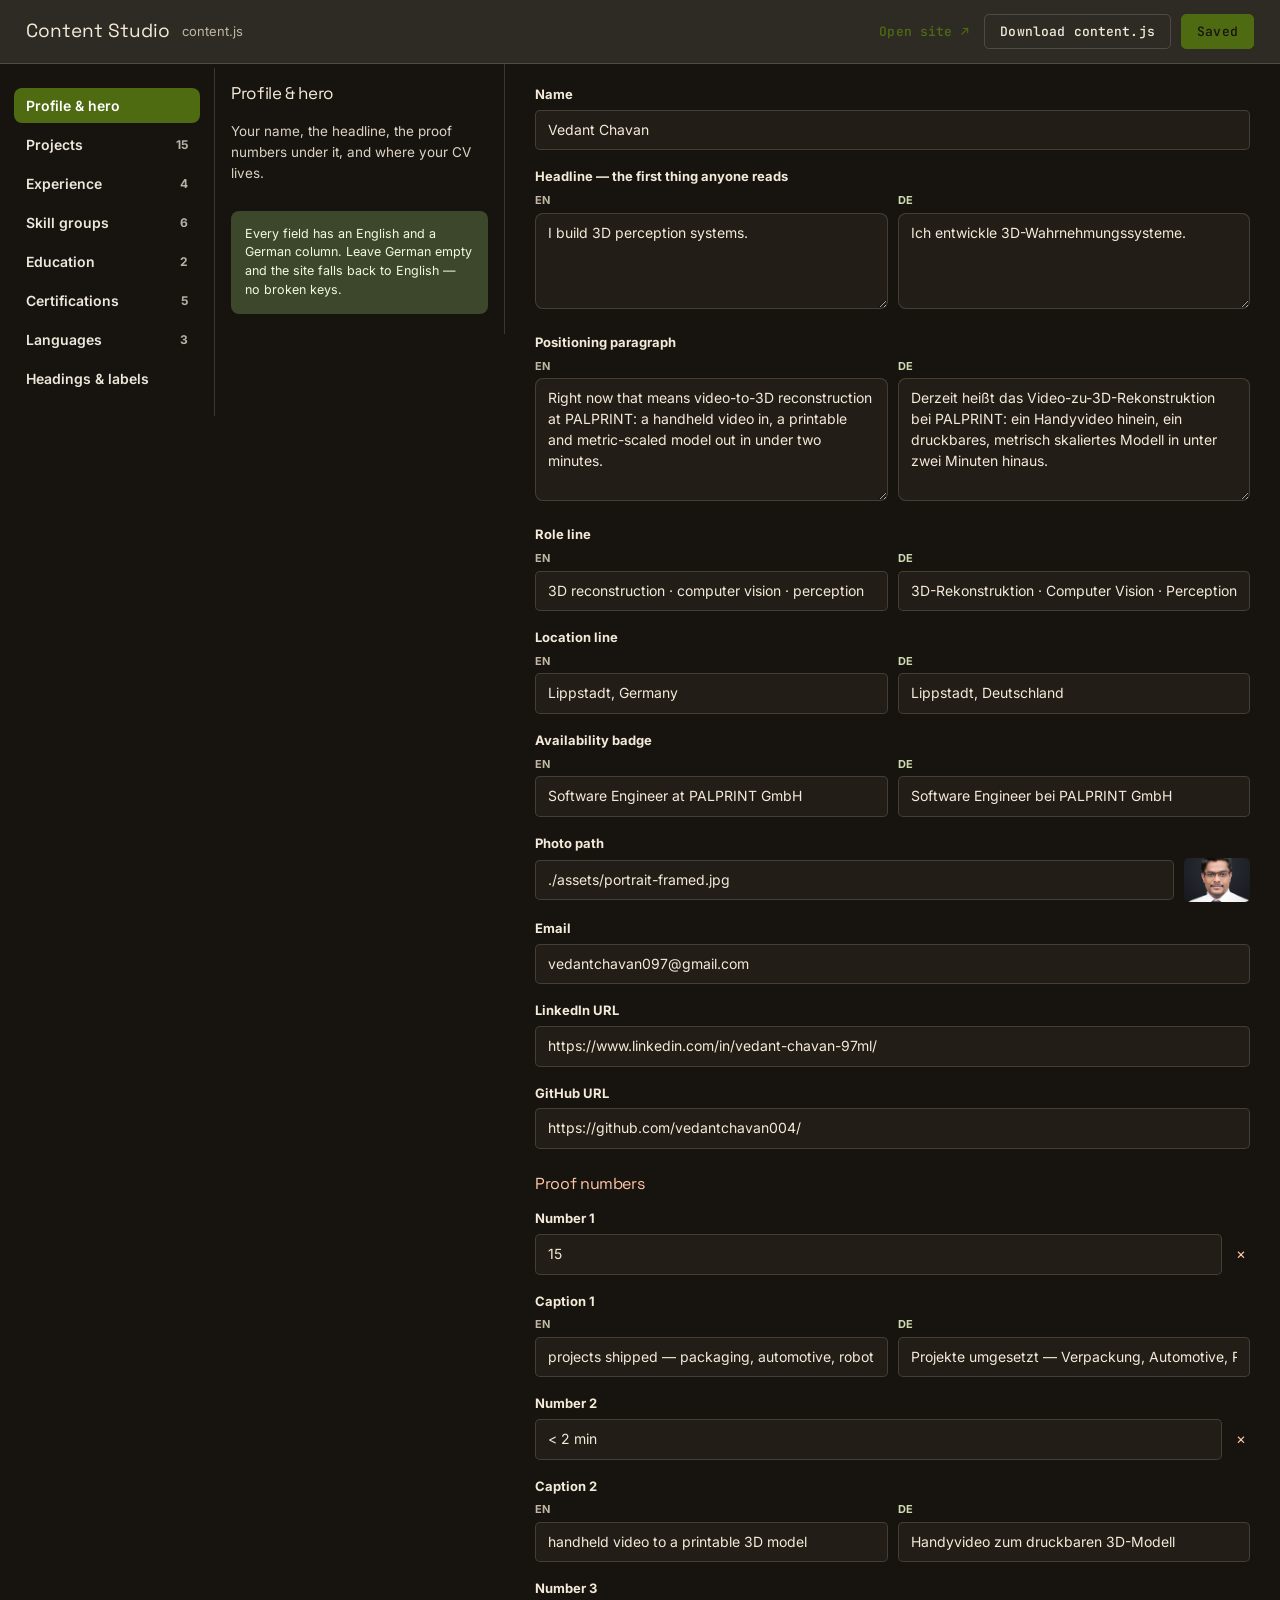
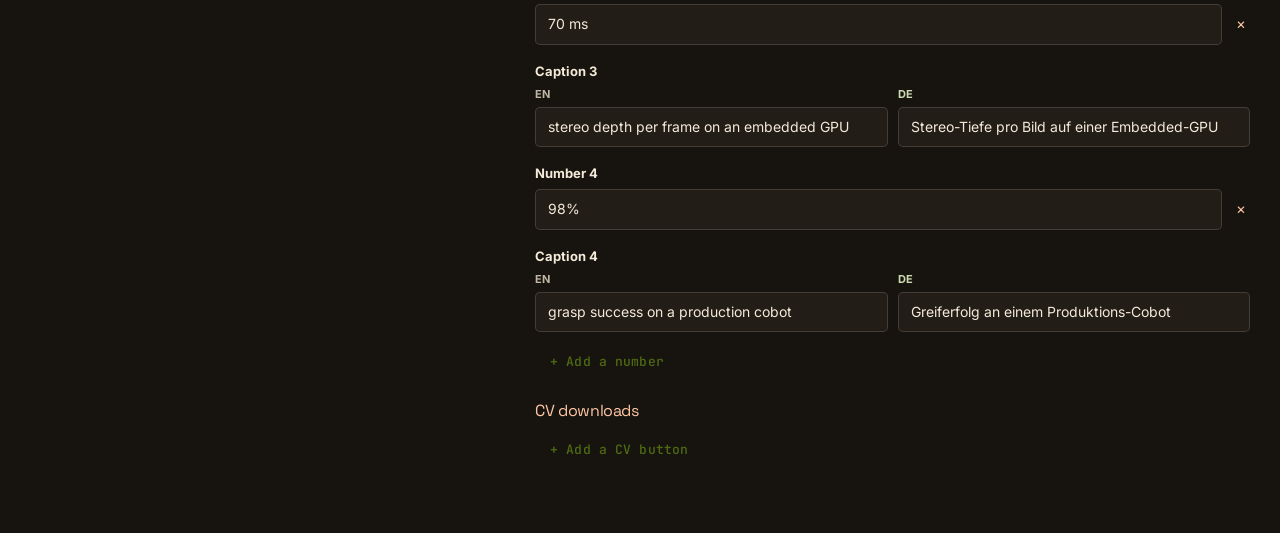
<file: studio.html>
<!DOCTYPE html>
<html lang="en" data-theme="dark">
<head>
<meta charset="utf-8">
<meta name="viewport" content="width=device-width, initial-scale=1">
<title>Content Studio — Vedant Chavan</title>
<link rel="stylesheet" href="css/organic.css">
<style>
  *{ box-sizing: border-box; }
  body { margin: 0; background: var(--color-bg); color: var(--color-text); font-family: var(--font-body); }
  a { color: var(--color-accent-700); text-decoration: none; }
  a:hover { color: var(--color-accent-800); }
  :focus-visible { outline: 2px solid var(--color-accent); outline-offset: 2px; }
  input, textarea, button { font-family: var(--font-body); }

  [data-theme="dark"] {
    --color-bg: #17140f; --color-surface: #221d17; --color-text: #f4ead9;
    --color-divider: color-mix(in srgb, #f4ead9 16%, transparent);
    --color-neutral-100: #2e2b25; --color-neutral-200: #474238; --color-neutral-300: #645c50;
    --color-neutral-400: #82796a; --color-neutral-500: #a19786; --color-neutral-600: #c0b6a5;
    --color-neutral-700: #dcd3c4; --color-neutral-800: #eee7db; --color-neutral-900: #f9f4ed;
    --color-accent-100: #402310; --color-accent-200: #643312; --color-accent-300: #8c491a;
    --color-accent-400: #b2622d; --color-accent-500: #d67f48; --color-accent-600: #f6a06b;
    --color-accent-700: #ffc6a5; --color-accent-800: #ffe1d0; --color-accent-900: #fff2eb;
    --color-accent-2-100: #272e1b; --color-accent-2-200: #3d472b; --color-accent-2-300: #56633f;
    --color-accent-2-400: #728157; --color-accent-2-500: #8fa073; --color-accent-2-600: #aebf92;
    --color-accent-2-700: #ccdbb2; --color-accent-2-800: #e1eecc; --color-accent-2-900: #f0fae1;
    --shadow-sm: 0 1px 2px rgba(0,0,0,.5); --shadow-md: 0 3px 12px rgba(0,0,0,.55); --shadow-lg: 0 14px 36px rgba(0,0,0,.6);
  }
  [data-theme="dark"] .card { border-color: var(--color-divider); }

  .shell { min-height: 100vh; display: flex; flex-direction: column; }
  .top { display: flex; flex-wrap: wrap; align-items: center; gap: 12px; padding: 14px clamp(14px, 3vw, 26px); border-bottom: 1px solid var(--color-divider); background: var(--color-neutral-100); position: sticky; top: 0; z-index: 5; }
  .body { flex: 1; display: grid; grid-template-columns: 215px 290px minmax(0, 1fr); align-items: start; }
  @media (max-width: 1000px) { .body { grid-template-columns: 1fr; } .rail, .listcol { border-right: none !important; border-bottom: 1px solid var(--color-divider); position: static !important; } }
  .rail { padding: 20px 14px; border-right: 1px solid var(--color-divider); display: flex; flex-direction: column; gap: 4px; position: sticky; top: 68px; }
  .railbtn { cursor: pointer; display: flex; align-items: center; gap: 8px; width: 100%; padding: 9px 12px; border: none; border-radius: var(--radius-md); font-size: 14px; font-weight: 600; text-align: left; background: transparent; color: var(--color-neutral-800); }
  .railbtn:hover { background: var(--color-neutral-100); }
  .railbtn[aria-current="true"] { background: var(--color-accent); color: #fff; }
  .railbtn span:last-child { margin-left: auto; font-size: 12px; font-weight: 700; opacity: .75; }
  .listcol { padding: 20px 16px; border-right: 1px solid var(--color-divider); display: flex; flex-direction: column; gap: 9px; }
  .row { display: flex; align-items: center; gap: 6px; padding: 10px 12px; border-radius: var(--radius-md); border: 1px solid var(--color-divider); background: var(--color-neutral-100); }
  .row[aria-current="true"] { background: var(--color-accent-200); border-color: var(--color-accent-300); }
  .row button.pickbtn { all: unset; cursor: pointer; flex: 1; min-width: 0; }
  .rowtitle { font-size: 14px; font-weight: 600; line-height: 1.35; overflow: hidden; text-overflow: ellipsis; white-space: nowrap; }
  .rowsub { font-size: 12px; color: var(--color-neutral-600); margin-top: 2px; overflow: hidden; text-overflow: ellipsis; white-space: nowrap; }
  .mini { all: unset; cursor: pointer; font-size: 11px; color: var(--color-neutral-600); padding: 0 4px; }
  .mini:hover { color: var(--color-accent-700); }
  .del { all: unset; cursor: pointer; font-size: 15px; color: var(--color-accent-700); padding: 0 4px; }
  .editor { padding: 20px clamp(16px, 3vw, 30px) 70px; min-width: 0; display: flex; flex-direction: column; gap: 16px; max-width: 900px; }
  .flabel { font-size: 13px; font-weight: 700; margin-bottom: 5px; }
  .fhint { font-size: 12px; color: var(--color-neutral-600); font-weight: 400; }
  .pair { display: grid; grid-template-columns: 1fr 1fr; gap: 10px; }
  @media (max-width: 700px) { .pair { grid-template-columns: 1fr; } }
  .tiny { font-size: 11px; font-weight: 700; margin-bottom: 3px; }
  .head { font-family: var(--font-heading); font-weight: 400; font-size: 16px; margin: 10px 0 0; color: var(--color-accent-700); }
  textarea.input { border-radius: var(--radius-md); resize: vertical; line-height: 1.5; }
  .note { margin-top: 18px; padding: 14px; background: var(--color-accent-2-200); border-radius: var(--radius-md); font-size: 12.5px; line-height: 1.5; color: var(--color-accent-2-900); }
</style>
</head>
<body>
<div class="shell">

  <div class="top">
    <div style="font-family: var(--font-heading); font-size: 19px">Content Studio</div>
    <div id="status" style="font-size: 13px; color: var(--color-neutral-600)"></div>
    <div style="margin-left: auto; display: flex; flex-wrap: wrap; gap: 10px">
      <a class="btn btn-ghost" href="index.html">Open site ↗</a>
      <button class="btn btn-secondary" id="dl">Download content.js</button>
      <button class="btn btn-primary" id="save">Save preview</button>
    </div>
  </div>

  <div class="body">
    <nav class="rail" id="rail"></nav>
    <div class="listcol">
      <div style="display: flex; align-items: baseline; gap: 8px">
        <h2 id="collLabel" style="font-family: var(--font-heading); font-weight: 400; font-size: 17px; margin: 0"></h2>
        <button class="btn btn-ghost" id="add" style="margin-left: auto; padding: 4px 12px; font-size: 13px">+ Add</button>
      </div>
      <div id="list" style="display: flex; flex-direction: column; gap: 7px"></div>
      <p id="collHint" style="font-size: 13.5px; line-height: 1.55; color: var(--color-neutral-700); margin: 0"></p>
      <div class="note">Every field has an English and a German column. Leave German empty and the site falls back to English — no broken keys.</div>
    </div>
    <div class="editor" id="editor"></div>
  </div>
</div>

<script src="content.js"></script>
<script>
(function () {
const content = window.VC.content;

const HELPERS = `// Single source of truth for the portfolio. Plain classic script (no ES modules)
// so the site also works when opened directly from disk with file://.
// Every visible string is {en, de}. Missing German falls back to English,
// so a half-translated site degrades gracefully instead of showing keys.

const A = "./assets/";

function t(v, lang) {
  if (v == null) return "";
  if (typeof v === "string") return v;
  return v[lang] || v.en || "";
}

function tList(v, lang) {
  if (!v) return [];
  if (Array.isArray(v)) return v;
  const out = v[lang];
  return out && out.length ? out : (v.en || []);
}

const content = `;
const FOOTER = `\nwindow.VC = { content: content, t: t, tList: tList };\n`;

const $ = (s) => document.querySelector(s);
const esc = (s) => String(s == null ? '' : s).replace(/[&<>"']/g, c => ({ '&': '&amp;', '<': '&lt;', '>': '&gt;', '"': '&quot;', "'": '&#39;' }[c]));

let C = JSON.parse(JSON.stringify(content));
try { const raw = localStorage.getItem('vc-content'); if (raw) C = JSON.parse(raw); } catch (e) {}

let coll = 'profile', idx = 0, dirty = false, saved = false;

const COLLS = [
  { key: 'profile', label: 'Profile & hero', kind: 'single', hint: 'Your name, the headline, the proof numbers under it, and where your CV lives.' },
  { key: 'projects', label: 'Projects', kind: 'list' },
  { key: 'experience', label: 'Experience', kind: 'list' },
  { key: 'skills', label: 'Skill groups', kind: 'list' },
  { key: 'education', label: 'Education', kind: 'list' },
  { key: 'certifications', label: 'Certifications', kind: 'list' },
  { key: 'languages', label: 'Languages', kind: 'list' },
  { key: 'text', label: 'Headings & labels', kind: 'single', hint: 'Section kickers and titles, the About text, and the contact form labels.' }
];

const listOf = (k) => ({
  projects: C.projects, experience: C.experience, skills: C.skills,
  education: C.about.education, certifications: C.about.certifications, languages: C.about.languages
}[k] || []);

const blank = (k) => ({
  projects: { featured: false, image: '', title: { en: 'New project', de: '' }, outcome: { en: '', de: '' }, blurb: { en: '', de: '' }, tags: [], metrics: [], detail: { en: [], de: [] }, links: [] },
  experience: { role: { en: 'New role', de: '' }, org: '', place: '', dates: { en: '', de: '' }, summary: { en: '', de: '' }, detail: { en: [], de: [] }, stack: '', images: [] },
  skills: { group: { en: 'New group', de: '' }, items: [] },
  education: { degree: { en: 'New degree', de: '' }, school: '', href: '' },
  certifications: { name: { en: 'New certification', de: '' }, issuer: '', href: '' },
  languages: { name: { en: 'New language', de: '' }, level: { en: '', de: '' } }
}[k] || {});

const txt = (v) => typeof v === 'string' ? v : (v && (v.en || v.de)) || '';

function itemTitle(k, it) {
  if (k === 'projects') return txt(it.title);
  if (k === 'experience') return txt(it.role);
  if (k === 'skills') return txt(it.group);
  if (k === 'education') return txt(it.degree);
  return txt(it.name);
}
function itemSub(k, it) {
  if (k === 'projects') return (it.featured ? 'Featured · ' : '') + (it.tags || []).slice(0, 2).join(', ');
  if (k === 'experience') return it.org + ' · ' + txt(it.dates);
  if (k === 'skills') return (it.items || []).length + ' items';
  if (k === 'education') return it.school || '';
  if (k === 'certifications') return it.issuer || '';
  if (k === 'languages') return txt(it.level);
  return '';
}

function touch() { dirty = true; saved = false; paintStatus(); }
function paintStatus() {
  $('#status').textContent = dirty ? 'Unsaved changes' : (saved ? 'Saved — reload the site tab to see it' : 'content.js');
  $('#save').textContent = dirty ? 'Save preview' : 'Saved';
}

/* ---- field builders. Each returns {html, wire(root)} ---- */
let seq = 0;
const bind = [];

function norm(o, k) {
  if (o[k] == null) o[k] = { en: '', de: '' };
  else if (typeof o[k] === 'string') o[k] = { en: o[k], de: '' };
  return o[k];
}

function plain(label, o, k, opts) {
  const cfg = opts || {}, id = 'f' + (seq++);
  bind.push(() => {
    const el = document.getElementById(id);
    el.addEventListener('input', () => { o[k] = el.value; touch(); if (cfg.thumb) { const im = document.getElementById(id + 'i'); if (im) im.src = el.value; } });
    if (cfg.remove) document.getElementById(id + 'x').addEventListener('click', () => { cfg.remove(); render(); });
  });
  return '<div><div class="flabel">' + esc(label) + '</div><div style="display: flex; gap: 10px; align-items: center">' +
    '<input class="input" id="' + id + '" type="text" value="' + esc(o[k] == null ? '' : o[k]) + '" style="flex: 1; min-width: 0">' +
    (cfg.thumb ? '<div style="width: 66px; height: 44px; border-radius: var(--radius-sm); overflow: hidden; background: var(--color-neutral-200); flex: none"><img id="' + id + 'i" src="' + esc(o[k] || '') + '" alt="" style="width:100%;height:100%;object-fit:cover;display:block"></div>' : '') +
    (cfg.remove ? '<button class="del" id="' + id + 'x" title="Remove">×</button>' : '') +
    '</div></div>';
}

function pair(label, o, k, opts) {
  const cfg = opts || {}, id = 'f' + (seq++), v = norm(o, k);
  bind.push(() => {
    const a = document.getElementById(id + 'e'), b = document.getElementById(id + 'd');
    a.addEventListener('input', () => { v.en = a.value; touch(); });
    b.addEventListener('input', () => { v.de = b.value; touch(); });
    if (cfg.remove) document.getElementById(id + 'x').addEventListener('click', () => { cfg.remove(); render(); });
  });
  const inp = (sfx, val, ph) => cfg.rows
    ? '<textarea class="input" id="' + id + sfx + '" rows="' + cfg.rows + '" placeholder="' + ph + '" style="width: 100%">' + esc(val) + '</textarea>'
    : '<input class="input" id="' + id + sfx + '" type="text" value="' + esc(val) + '" placeholder="' + ph + '" style="width: 100%">';
  return '<div><div style="display: flex; align-items: baseline; gap: 8px; margin-bottom: 5px">' +
    '<div class="flabel" style="margin: 0">' + esc(label) + '</div>' +
    (cfg.hint ? '<div class="fhint">' + esc(cfg.hint) + '</div>' : '') +
    (cfg.remove ? '<button class="del" id="' + id + 'x" style="margin-left: auto; font-size: 12px; font-weight: 600">Remove</button>' : '') +
    '</div><div class="pair">' +
    '<div><div class="tiny" style="color: var(--color-neutral-600)">EN</div>' + inp('e', v.en || '', '') + '</div>' +
    '<div><div class="tiny" style="color: var(--color-accent-2-700)">DE</div>' + inp('d', v.de || '', '—') + '</div>' +
    '</div></div>';
}

function pairList(label, o, k, hint) {
  const id = 'f' + (seq++), v = norm(o, k);
  if (Array.isArray(o[k])) { v.en = o[k]; v.de = []; }
  const join = (x) => Array.isArray(x) ? x.join('\n') : '';
  bind.push(() => {
    const a = document.getElementById(id + 'e'), b = document.getElementById(id + 'd');
    a.addEventListener('input', () => { v.en = a.value.split('\n').filter(s => s.trim()); touch(); });
    b.addEventListener('input', () => { v.de = b.value.split('\n').filter(s => s.trim()); touch(); });
  });
  return '<div><div style="display: flex; align-items: baseline; gap: 8px; margin-bottom: 5px">' +
    '<div class="flabel" style="margin: 0">' + esc(label) + '</div><div class="fhint">' + esc(hint || 'one bullet per line') + '</div></div>' +
    '<div class="pair">' +
    '<div><div class="tiny" style="color: var(--color-neutral-600)">EN</div><textarea class="input" id="' + id + 'e" rows="5" style="width: 100%">' + esc(join(v.en)) + '</textarea></div>' +
    '<div><div class="tiny" style="color: var(--color-accent-2-700)">DE</div><textarea class="input" id="' + id + 'd" rows="5" placeholder="—" style="width: 100%">' + esc(join(v.de)) + '</textarea></div>' +
    '</div></div>';
}

function tags(label, o, k) {
  const id = 'f' + (seq++);
  bind.push(() => {
    const el = document.getElementById(id);
    el.addEventListener('input', () => { o[k] = el.value.split(',').map(s => s.trim()).filter(Boolean); touch(); });
  });
  return '<div><div class="flabel">' + esc(label) + ' <span class="fhint">comma separated</span></div>' +
    '<input class="input" id="' + id + '" type="text" value="' + esc((o[k] || []).join(', ')) + '" style="width: 100%"></div>';
}

function bool(label, o, k) {
  const id = 'f' + (seq++);
  bind.push(() => {
    const el = document.getElementById(id);
    el.addEventListener('change', () => { o[k] = el.checked; touch(); paintList(); });
  });
  return '<label style="display: flex; align-items: center; gap: 10px; font-size: 14px; font-weight: 600; cursor: pointer">' +
    '<input type="checkbox" id="' + id + '"' + (o[k] ? ' checked' : '') + ' style="width: 18px; height: 18px; accent-color: var(--color-accent)"><span>' + esc(label) + '</span></label>';
}

function head(label) { return '<h3 class="head">' + esc(label) + '</h3>'; }

function action(label, run) {
  const id = 'f' + (seq++);
  bind.push(() => document.getElementById(id).addEventListener('click', () => { run(); render(); }));
  return '<button class="btn btn-ghost" id="' + id + '" style="padding: 5px 14px; font-size: 13px; align-self: flex-start">' + esc(label) + '</button>';
}

/* ---- editor schema ---- */
function fieldsFor(k, it) {
  const F = [];
  if (k === 'profile') {
    const p = C.profile;
    F.push(plain('Name', p, 'name'));
    F.push(pair('Headline — the first thing anyone reads', p, 'headline', { rows: 2 }));
    F.push(pair('Positioning paragraph', p, 'positioning', { rows: 5 }));
    F.push(pair('Role line', p, 'role'));
    F.push(pair('Location line', p, 'location'));
    F.push(pair('Availability badge', p, 'available'));
    F.push(plain('Photo path', p, 'photo', { thumb: true }));
    F.push(plain('Email', p, 'email'));
    F.push(plain('LinkedIn URL', p, 'linkedin'));
    F.push(plain('GitHub URL', p, 'github'));
    F.push(head('Proof numbers'));
    (p.proof || []).forEach((m, i) => {
      F.push(plain('Number ' + (i + 1), m, 'value', { remove: () => { p.proof.splice(i, 1); touch(); } }));
      F.push(pair('Caption ' + (i + 1), m, 'label'));
    });
    F.push(action('+ Add a number', () => { (p.proof = p.proof || []).push({ value: '', label: { en: '', de: '' } }); touch(); }));
    F.push(head('CV downloads'));
    (p.cv || []).forEach((c, i) => {
      F.push(pair('Button ' + (i + 1) + ' label', c, 'label', { remove: () => { p.cv.splice(i, 1); touch(); } }));
      F.push(plain('Button ' + (i + 1) + ' file path', c, 'href'));
    });
    F.push(action('+ Add a CV button', () => { (p.cv = p.cv || []).push({ label: { en: '', de: '' }, href: '' }); touch(); }));
    return F;
  }
  if (k === 'text') {
    F.push(head('Section headings'));
    Object.keys(C.sections).forEach(s => {
      F.push(pair(s + ' — kicker', C.sections[s], 'kicker'));
      F.push(pair(s + ' — title', C.sections[s], 'title'));
    });
    F.push(head('About'));
    F.push(pair('About text', C.about, 'body', { rows: 10, hint: 'blank line between paragraphs' }));
    F.push(head('Contact'));
    F.push(pair('Contact blurb', C.contact, 'blurb', { rows: 3 }));
    F.push(pair('Name label', C.contact.fields, 'name'));
    F.push(pair('Email label', C.contact.fields, 'email'));
    F.push(pair('Message label', C.contact.fields, 'message'));
    F.push(pair('Send button', C.contact, 'send'));
    return F;
  }
  if (!it) return F;
  if (k === 'projects') {
    F.push(bool('Show in the featured projects at the top', it, 'featured'));
    F.push(pair('Title', it, 'title'));
    F.push(pair('Outcome — the result, with a number in it', it, 'outcome', { rows: 2 }));
    F.push(pair('Blurb — one sentence of context', it, 'blurb', { rows: 2 }));
    F.push(plain('Image path', it, 'image', { thumb: true }));
    F.push(tags('Tags', it, 'tags'));
    F.push(pairList('Detail bullets', it, 'detail'));
    F.push(head('Links'));
    (it.links || []).forEach((l, i) => {
      F.push(pair('Link ' + (i + 1) + ' label', l, 'label', { remove: () => { it.links.splice(i, 1); touch(); } }));
      F.push(plain('Link ' + (i + 1) + ' URL', l, 'href'));
    });
    F.push(action('+ Add a link', () => { (it.links = it.links || []).push({ label: { en: 'GitHub', de: 'GitHub' }, href: '' }); touch(); }));
    return F;
  }
  if (k === 'experience') {
    F.push(pair('Role', it, 'role'));
    F.push(plain('Organisation', it, 'org'));
    F.push(plain('Place', it, 'place'));
    F.push(pair('Dates', it, 'dates'));
    F.push(pair('Summary', it, 'summary', { rows: 3 }));
    F.push(pairList('Detail bullets', it, 'detail'));
    F.push(plain('Tech stack line', it, 'stack'));
    F.push(head('Images'));
    (it.images || []).forEach((im, i) => {
      F.push(plain('Image ' + (i + 1) + ' path', im, 'src', { thumb: true, remove: () => { it.images.splice(i, 1); touch(); } }));
      F.push(plain('Image ' + (i + 1) + ' alt text', im, 'alt'));
    });
    F.push(action('+ Add an image', () => { (it.images = it.images || []).push({ src: '', alt: '' }); touch(); }));
    return F;
  }
  if (k === 'skills') { F.push(pair('Group name', it, 'group')); F.push(tags('Skills', it, 'items')); return F; }
  if (k === 'education') { F.push(pair('Degree', it, 'degree')); F.push(plain('School', it, 'school')); F.push(plain('Certificate file path', it, 'href')); return F; }
  if (k === 'certifications') { F.push(pair('Name', it, 'name')); F.push(plain('Issuer', it, 'issuer')); F.push(plain('Link or file path', it, 'href')); return F; }
  if (k === 'languages') { F.push(pair('Language', it, 'name')); F.push(pair('Level', it, 'level')); return F; }
  return F;
}

/* ---- painting ---- */
function paintRail() {
  $('#rail').innerHTML = COLLS.map(c =>
    '<button class="railbtn" data-coll="' + c.key + '" aria-current="' + (c.key === coll) + '">' +
    '<span>' + esc(c.label) + '</span><span>' + (c.kind === 'list' ? listOf(c.key).length : '') + '</span></button>').join('');
  $('#rail').querySelectorAll('[data-coll]').forEach(b =>
    b.addEventListener('click', () => { coll = b.dataset.coll; idx = 0; render(); }));
}

function paintList() {
  const meta = COLLS.find(c => c.key === coll);
  const isList = meta.kind === 'list';
  $('#collLabel').textContent = meta.label;
  $('#collHint').textContent = isList ? '' : (meta.hint || '');
  $('#add').style.display = isList ? '' : 'none';
  if (!isList) { $('#list').innerHTML = ''; return; }
  const arr = listOf(coll);
  $('#list').innerHTML = arr.map((x, i) =>
    '<div class="row" aria-current="' + (i === idx) + '">' +
      '<button class="pickbtn" data-pick="' + i + '"><div class="rowtitle">' + esc(itemTitle(coll, x) || 'Untitled') + '</div>' +
      '<div class="rowsub">' + esc(itemSub(coll, x)) + '</div></button>' +
      '<div style="display: flex; flex-direction: column; gap: 2px">' +
        '<button class="mini" data-up="' + i + '" title="Move up">▲</button>' +
        '<button class="mini" data-down="' + i + '" title="Move down">▼</button>' +
      '</div><button class="del" data-del="' + i + '" title="Delete">×</button></div>').join('');
  const L = $('#list');
  L.querySelectorAll('[data-pick]').forEach(b => b.addEventListener('click', () => { idx = +b.dataset.pick; render(); }));
  L.querySelectorAll('[data-up]').forEach(b => b.addEventListener('click', () => {
    const i = +b.dataset.up; if (i > 0) { const t2 = arr[i - 1]; arr[i - 1] = arr[i]; arr[i] = t2; idx = i - 1; touch(); render(); } }));
  L.querySelectorAll('[data-down]').forEach(b => b.addEventListener('click', () => {
    const i = +b.dataset.down; if (i < arr.length - 1) { const t2 = arr[i + 1]; arr[i + 1] = arr[i]; arr[i] = t2; idx = i + 1; touch(); render(); } }));
  L.querySelectorAll('[data-del]').forEach(b => b.addEventListener('click', () => {
    const i = +b.dataset.del;
    if (!confirm('Delete "' + (itemTitle(coll, arr[i]) || 'this item') + '"?')) return;
    arr.splice(i, 1); idx = Math.max(0, i - 1); touch(); render(); }));
}

function render() {
  paintRail();
  paintList();
  const meta = COLLS.find(c => c.key === coll);
  const arr = meta.kind === 'list' ? listOf(coll) : [];
  if (meta.kind === 'list') idx = Math.min(idx, Math.max(0, arr.length - 1));
  const it = meta.kind === 'list' ? arr[idx] : null;
  bind.length = 0; seq = 0;
  $('#editor').innerHTML = fieldsFor(coll, it).join('');
  bind.forEach(fn => fn());
  paintStatus();
}

$('#add').addEventListener('click', () => {
  const arr = listOf(coll);
  arr.push(blank(coll));
  idx = arr.length - 1; touch(); render();
});

$('#save').addEventListener('click', () => {
  try { localStorage.setItem('vc-content', JSON.stringify(C)); dirty = false; saved = true; paintStatus(); }
  catch (e) { alert('Could not save a local preview: ' + e.message); }
});

$('#dl').addEventListener('click', () => {
  const text = HELPERS + JSON.stringify(C, null, 2) + ';\n' + FOOTER;
  const url = URL.createObjectURL(new Blob([text], { type: 'text/javascript' }));
  const a = document.createElement('a');
  a.href = url; a.download = 'content.js';
  document.body.appendChild(a); a.click(); a.remove();
  setTimeout(() => URL.revokeObjectURL(url), 2000);
});

window.addEventListener('beforeunload', (e) => { if (dirty) { e.preventDefault(); e.returnValue = ''; } });

try { document.documentElement.setAttribute('data-theme', localStorage.getItem('vc-theme') || 'dark'); } catch (e) {}
render();
})();
</script>
</body>
</html>
</file>
<file: css/organic.css>
/* Instrument — design-system tokens and component classes. Technical, high-contrast,
   monospace-labelled. This file is the source of truth for the system's look. */
@import url('https://fonts.googleapis.com/css2?family=Space+Grotesk:wght@400;500;600;700&family=Inter:wght@400;500;600&family=JetBrains+Mono:wght@400;500;600&display=swap');

:root {
  /* Light theme (base). Dark theme overrides these in index.html and is the default. */
  --color-bg: #f6f7f5;
  --color-surface: #ffffff;
  --color-text: #14161a;
  --color-accent: #4e6b12;      /* readable dark-lime for text/fills on light */
  --color-accent-2: #5a616b;    /* neutral slate — a second surface tone, not a 2nd hue */
  --color-divider: color-mix(in srgb, #14161a 12%, transparent);

  /* Neutral ramp — cool grays. 100 sits just above the ground, 900 ≈ text. */
  --color-neutral-100: #f0f1ef;
  --color-neutral-200: #e6e7e4;
  --color-neutral-300: #d3d5d1;
  --color-neutral-400: #b0b3ae;
  --color-neutral-500: #7f8479;
  --color-neutral-600: #5f6459;
  --color-neutral-700: #464a41;
  --color-neutral-800: #2c2f29;
  --color-neutral-900: #161814;

  /* Accent ramp — lime/olive. On light, high steps stay dark enough to read as text. */
  --color-accent-100: #f2f8dc;
  --color-accent-200: #e4f1b8;
  --color-accent-300: #cde382;
  --color-accent-400: #a9c63f;
  --color-accent-500: #7a9e1e;
  --color-accent-600: #5e7c14;
  --color-accent-700: #47600f;
  --color-accent-800: #35480b;
  --color-accent-900: #253206;

  /* Accent-2 ramp — slate neutrals (used for panels/badges, not as a competing color). */
  --color-accent-2-100: #eef0ee;
  --color-accent-2-200: #e3e5e3;
  --color-accent-2-300: #d0d3d0;
  --color-accent-2-400: #aeb2ae;
  --color-accent-2-500: #7d827d;
  --color-accent-2-600: #5d625d;
  --color-accent-2-700: #444843;
  --color-accent-2-800: #2b2e2b;
  --color-accent-2-900: #181a18;

  --font-heading: "Space Grotesk", system-ui, sans-serif;
  --font-heading-weight: 600;
  --font-body: "Inter", system-ui, sans-serif;
  --font-mono: "JetBrains Mono", ui-monospace, "SFMono-Regular", Menlo, monospace;

  --space-1: 4.4px;
  --space-2: 8.8px;
  --space-3: 13.2px;
  --space-4: 17.6px;
  --space-6: 26.4px;
  --space-8: 35.2px;

  --radius-sm: 5px;
  --radius-md: 8px;
  --radius-lg: 12px;

  /* Elevation — kept subtle; the system reads depth from hairline borders, not shadow. */
  --shadow-sm: 0 1px 2px color-mix(in srgb, #161814 10%, transparent);
  --shadow-md: 0 4px 16px color-mix(in srgb, #161814 12%, transparent);
  --shadow-lg: 0 18px 44px color-mix(in srgb, #161814 16%, transparent);
}

body {
  background: var(--color-bg);
  color: var(--color-text);
  font-family: var(--font-body);
  -webkit-font-smoothing: antialiased;
  text-rendering: optimizeLegibility;
}
h1, h2, h3, h4 { font-family: var(--font-heading); font-weight: var(--font-heading-weight); }

/* CV imagery reads sharp — only a whisper of unifying treatment. */
.washed { filter: saturate(1.02) contrast(1.02); }

/* ══════════════════════════════════════════════════════════════════════════
   Components — plain CSS on plain HTML. Labels, kickers, metrics and nav all run
   in the mono face; headings in the grotesque; body in Inter.
   ══════════════════════════════════════════════════════════════════════ */

*, *::before, *::after { box-sizing: border-box; }
body { margin: 0; font-size: 15px; line-height: 1.6; font-weight: 400; }
h1, h2, h3, h4, h5, h6 {
  font-family: var(--font-heading); font-weight: var(--font-heading-weight);
  line-height: 1.1; letter-spacing: -0.022em; margin: 0 0 var(--space-2);
}
h1 { font-size: 42px; }
h2 { font-size: 32px; }
h3 { font-size: 25px; }
h4 { font-size: 20px; }
h5 { font-size: 16px; }
h6 {
  font-family: var(--font-mono); font-weight: 500; font-size: 12px;
  letter-spacing: 0.12em; text-transform: uppercase; color: var(--color-neutral-600);
}
p { margin: 0 0 var(--space-3); }
a { color: var(--color-accent); text-underline-offset: 3px; }
img { display: block; max-width: 100%; }
figure { margin: 0; }
figcaption {
  font-family: var(--font-mono); font-size: 11px; margin-top: var(--space-1);
  color: color-mix(in srgb, var(--color-text) 55%, transparent);
}
.text-muted { color: color-mix(in srgb, var(--color-text) 55%, transparent); }
:focus { outline: none; }
:focus-visible { outline: 2px solid var(--color-accent); outline-offset: 2px; }
::selection { background: color-mix(in srgb, var(--color-accent) 32%, transparent); }

/* — rules — */
.hr {
  height: 1px; border: 0; margin: var(--space-4) 0;
  background: var(--color-divider);
}

/* — buttons — */
.btn {
  display: inline-flex; align-items: center; justify-content: center; gap: 7px;
  cursor: pointer; text-decoration: none;
  font-family: var(--font-mono); font-weight: 500;
  font-size: 13px; letter-spacing: 0.01em; line-height: 1.2; color: var(--color-text);
  background: transparent; border: 1px solid transparent;
  padding: var(--space-2) calc(var(--space-3) * 1.15);
  border-radius: var(--radius-sm);
  transition: background .15s, border-color .15s, color .15s;
}
.btn svg { display: block; }
.btn:disabled { opacity: 0.45; cursor: not-allowed; }
.btn-primary { background: var(--color-accent); color: var(--color-bg); border-color: var(--color-accent); }
.btn-primary:hover { background: var(--color-accent-600); border-color: var(--color-accent-600); }
.btn-primary:active { background: var(--color-accent-700); }
.btn-secondary { border-color: var(--color-divider); color: var(--color-text); }
.btn-secondary:hover { border-color: var(--color-accent); color: var(--color-accent); }
.btn-secondary:active { background: color-mix(in srgb, var(--color-text) 8%, transparent); }
.btn-ghost { color: var(--color-accent); padding-inline: var(--space-1); }
.btn-ghost:hover { color: var(--color-accent-600); text-decoration: underline; }
.btn-ghost:active { color: var(--color-accent-700); }
.btn-icon { width: 36px; height: 36px; padding: 0; border-color: var(--color-divider); }
.btn-icon:hover { border-color: var(--color-accent); color: var(--color-accent); }
.btn-block { width: 100%; margin-top: var(--space-2); }

/* — forms — */
.field > label {
  display: block; font-family: var(--font-mono); font-size: 11px; letter-spacing: 0.06em;
  text-transform: uppercase; margin-bottom: 6px;
  color: color-mix(in srgb, var(--color-text) 65%, transparent);
}
.input {
  width: 100%; min-height: 38px; padding: 8px 12px; font: inherit;
  font-size: 14px; color: var(--color-text); caret-color: var(--color-accent);
  background: var(--color-surface);
  border: 1px solid var(--color-divider); border-radius: var(--radius-sm);
  transition: border-color .15s;
}
.input:hover { border-color: color-mix(in srgb, var(--color-text) 40%, transparent); }
.input:focus-visible { border-color: var(--color-accent); outline: none; box-shadow: 0 0 0 1px var(--color-accent); }
textarea.input { min-height: 96px; resize: vertical; }
.radio { display: inline-flex; align-items: center; gap: 8px; cursor: pointer; font-size: 14px; }
.radio input, .seg-opt input {
  position: absolute; opacity: 0; width: 0; height: 0; pointer-events: none;
}
.radio .dot {
  width: 16px; height: 16px; flex: none; border-radius: 50%;
  border: 1.5px solid var(--color-divider);
}
.radio:hover .dot { border-color: var(--color-accent); }
.radio input:checked + .dot {
  border-color: var(--color-accent); background: var(--color-accent);
  box-shadow: inset 0 0 0 4px var(--color-bg);
}
.radio input:focus-visible + .dot { outline: 2px solid var(--color-accent); outline-offset: 2px; }
.seg {
  display: inline-flex; overflow: hidden;
  border: 1px solid var(--color-divider); border-radius: var(--radius-sm);
}
.seg-opt {
  display: inline-flex; align-items: center; gap: 6px;
  padding: 7px 12px; font-family: var(--font-mono); font-size: 12px; cursor: pointer;
}
.seg-opt + .seg-opt { border-left: 1px solid var(--color-divider); }
.seg-opt:has(input:checked) { background: var(--color-accent); color: var(--color-bg); }
.seg-opt:not(:has(input:checked)):hover { background: color-mix(in srgb, var(--color-text) 7%, transparent); }
.seg-opt:has(input:focus-visible) { outline: 2px solid var(--color-accent); outline-offset: -2px; }

/* — cards — */
.card {
  display: flex; flex-direction: column; gap: var(--space-2);
  padding: var(--space-3); border-radius: var(--radius-md);
  background: var(--color-surface); border: 1px solid var(--color-divider);
}
.card-kicker { font-family: var(--font-mono); font-size: 10px; letter-spacing: 0.14em; text-transform: uppercase; color: var(--color-accent); }
.card-title {
  font-family: var(--font-heading); font-weight: 600;
  font-size: 17px; line-height: 1.2; letter-spacing: -0.02em;
}
.card-body { margin: 0; font-size: 13px; color: var(--color-neutral-700); flex: 1; }
.card-meta {
  display: flex; align-items: center; gap: 6px; font-family: var(--font-mono); font-size: 11px;
  color: color-mix(in srgb, var(--color-text) 50%, transparent);
}
.elev-sm { box-shadow: var(--shadow-sm); }
.elev-md { box-shadow: var(--shadow-md); }
.elev-lg { box-shadow: var(--shadow-lg); }

/* — tags — mono, boxy, technical — */
.tag {
  display: inline-flex; align-items: center; font-family: var(--font-mono); font-size: 11px;
  letter-spacing: 0.04em; text-transform: uppercase; padding: 3px 9px;
  border-radius: var(--radius-sm);
}
.tag-accent { background: var(--color-accent-100); color: var(--color-accent-800); }
.tag-accent-2 { background: var(--color-accent-2-100); color: var(--color-accent-2-800); }
.tag-neutral { background: transparent; color: var(--color-neutral-700); border: 1px solid var(--color-divider); }
.tag-outline { border: 1px solid var(--color-accent); color: var(--color-accent); }

/* — navigation — */
.nav {
  display: flex; align-items: center; gap: var(--space-4);
  padding: var(--space-3) var(--space-4);
  border-bottom: none;
}
.nav-brand {
  font-family: var(--font-heading); font-weight: 700;
  font-size: 18px; letter-spacing: -0.02em; margin-right: auto;
}
.nav a { color: inherit; text-decoration: none; font-family: var(--font-mono); font-size: 13px; }
.nav a:hover, .nav a[aria-current='page'] { color: var(--color-accent); }

/* — tables — */
.table { width: 100%; border-collapse: collapse; font-size: 14px; }
.table th {
  text-align: left; font-family: var(--font-mono); font-size: 11px; letter-spacing: 0.08em; text-transform: uppercase;
  color: color-mix(in srgb, var(--color-text) 60%, transparent);
  padding: var(--space-2); border-bottom: 1px solid var(--color-divider);
}
.table td {
  padding: var(--space-2);
  border-bottom: 1px solid color-mix(in srgb, var(--color-text) 8%, transparent);
}
.table tbody tr:hover { background: color-mix(in srgb, var(--color-text) 4%, transparent); }

/* — dialog — */
.dialog-backdrop {
  position: fixed; inset: 0; display: grid; place-items: center;
  padding: var(--space-4);
  background: color-mix(in srgb, #000 62%, transparent);
}
.dialog {
  width: min(440px, 100%); display: flex; flex-direction: column; gap: var(--space-3);
  padding: var(--space-4); border-radius: var(--radius-lg);
  background: var(--color-surface); border: 1px solid var(--color-divider); box-shadow: var(--shadow-lg);
}
.dialog-title {
  font-family: var(--font-heading); font-weight: 600; letter-spacing: -0.02em;
  font-size: 20px;
}
.dialog-body { font-size: 14px; color: var(--color-neutral-700); }
.dialog-actions { display: flex; justify-content: flex-end; gap: var(--space-2); margin-top: var(--space-2); }
</file>
